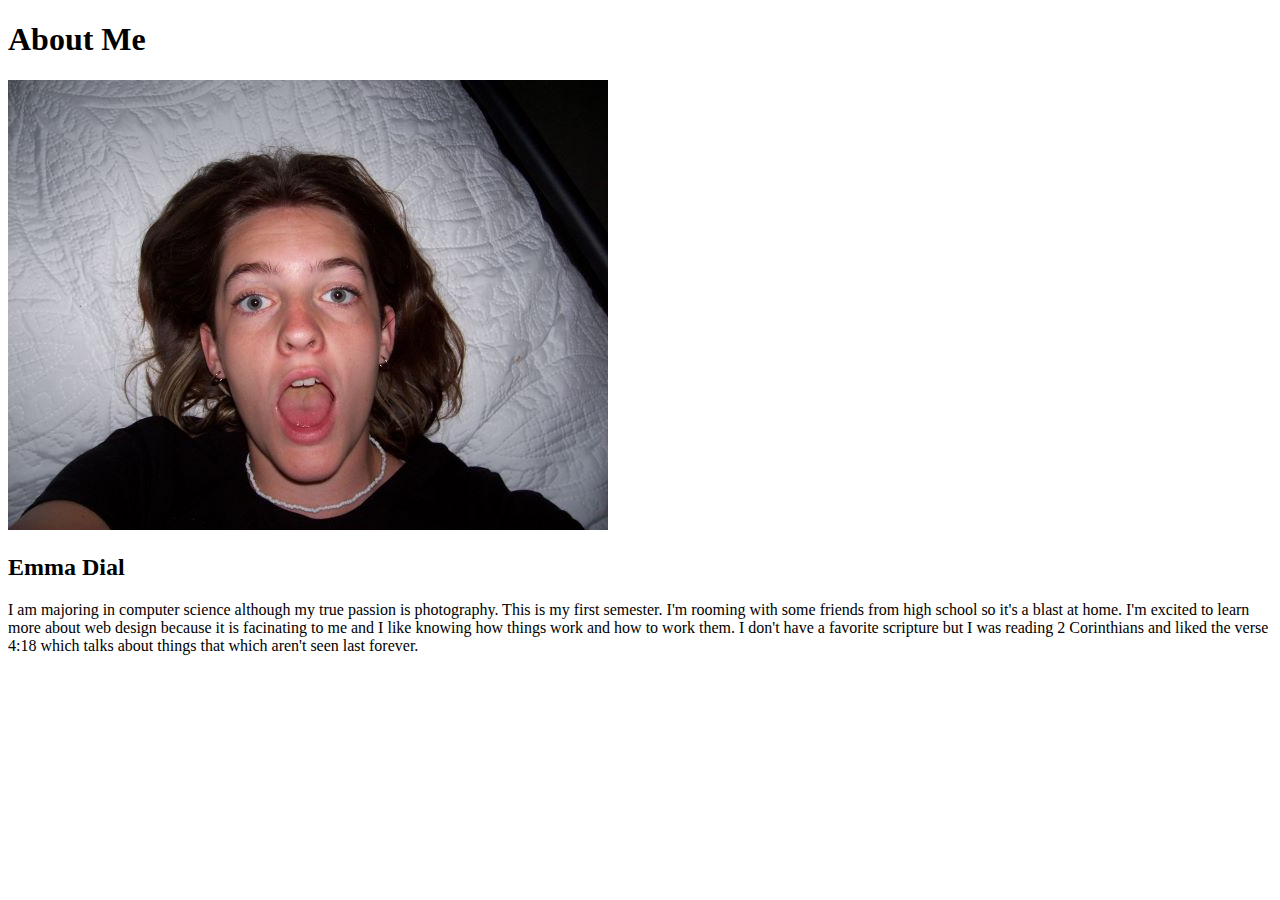
<file: about me/index.html>
<!DOCTYPE html>
<html lang="en">
    <head>
        <meta charset="UTF-8">
        <meta http-equiv="X-UA-Compatible" content="IE=edge">
        <meta name="viewport" content="width=device-width, initial-scale=1.0">
        <title>All About Me</title>
    </head>

    <body>
        <h1>About Me</h1>
        <img alt="image of me?" src="images\100_0560small.jpg">
        <h2>Emma Dial</h2>
        <p>I am majoring in computer science although my true passion is photography. This is my first semester. I'm rooming with some friends from high school so it's a blast at home. I'm excited to learn more about web design because it is facinating to me and I like knowing how things work and how to work them. I don't have a favorite scripture but I was reading 2 Corinthians and liked the verse 4:18 which talks about things that which aren't seen last forever. </p>
    </body>
    </html>
</file>
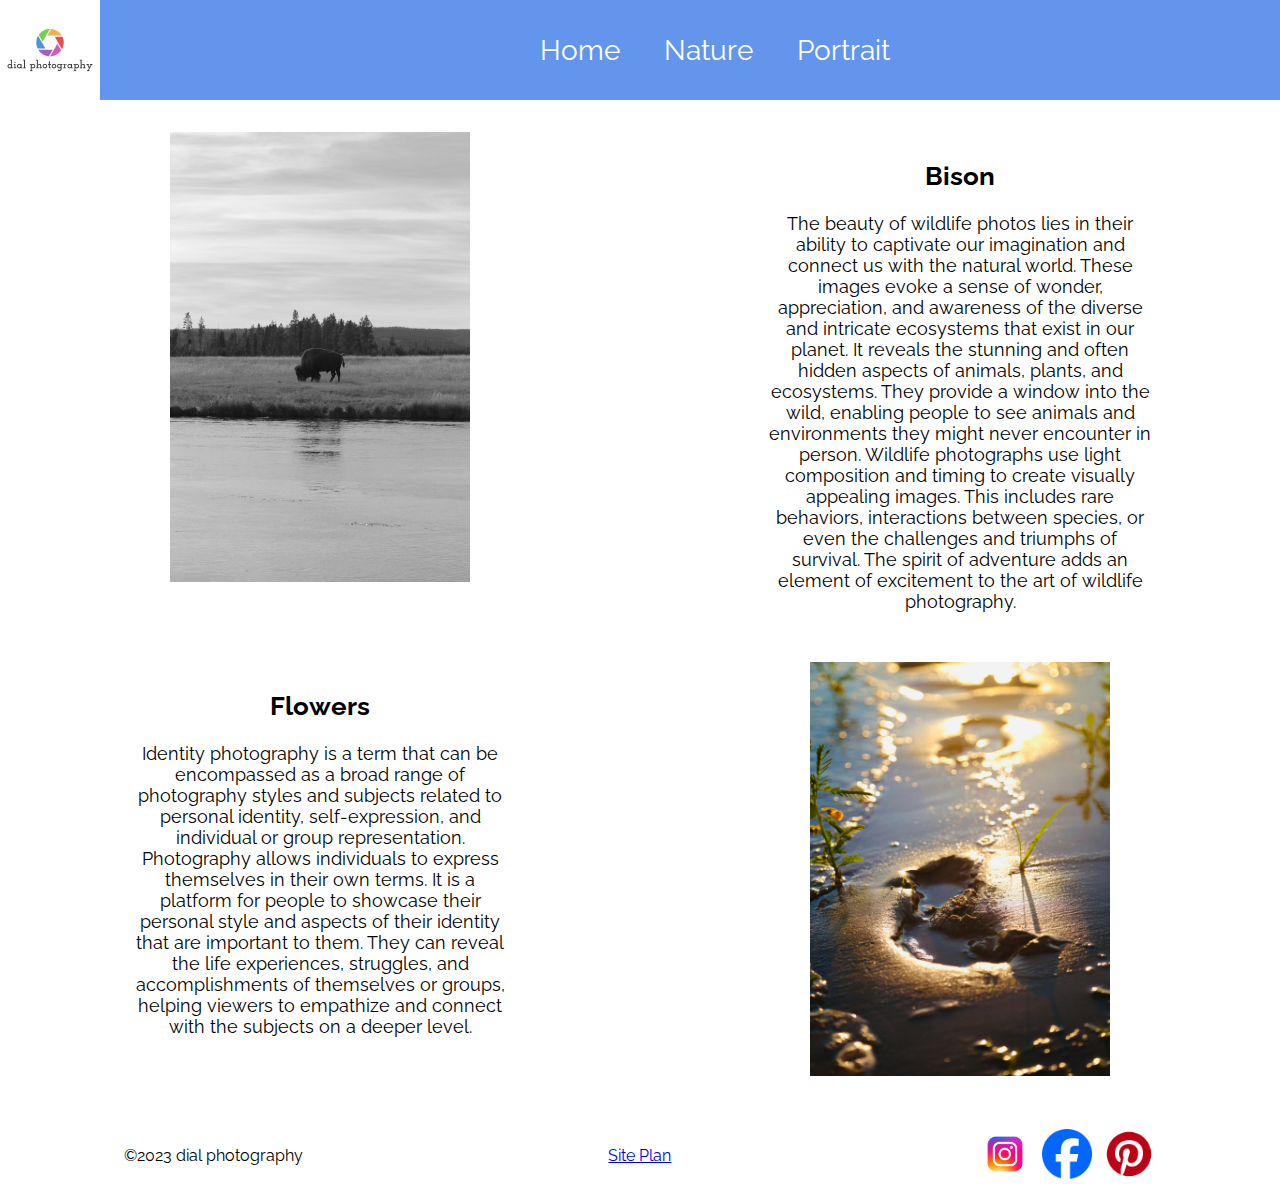
<file: final/index.html>
<!DOCTYPE html>
<html lang="en">
<head>
    <meta charset="UTF-8">
    <meta name="viewport" content="width=device-width, initial-scale=1.0">
    <title>Home</title>
    <link rel="stylesheet" href="styles/final.css">
    
</head>
<body>
    <header>
        <img class="logo" src="images/logo.png" alt="logo">
        <nav>
            <a href="index.html">Home</a>
            <a href="nature.html">Nature</a>
            <a href="page3.html">Portrait</a>
        </nav>
    </header>
    <main class="home-main">
        <div class="hero">
            <img class="img-300" src="images/bison.JPG" alt="bison">
        </div>
        <div class="container">
            <h2>Bison</h2>
            <p>
                The beauty of wildlife photos lies in their ability to captivate our imagination and connect us with the natural world. These images evoke a sense of wonder, appreciation, and awareness of the diverse and intricate ecosystems that exist in our planet. It reveals the stunning and often hidden aspects of animals, plants, and ecosystems. They provide a window into the wild, enabling people to see animals and environments they might never encounter in person. Wildlife photographs use light composition and timing to create visually appealing images. This includes rare behaviors, interactions between species, or even the challenges and triumphs of survival. The spirit of adventure adds an element of excitement to the art of wildlife photography.
            </p>
        </div>
        <div class="container">
            <h2>Flowers</h2>
            <p>
                Identity photography is a term that can be encompassed as a broad range of photography styles and subjects related to personal identity, self-expression, and individual or group representation. Photography allows individuals to express themselves in their own terms. It is a platform for people to showcase their personal style and aspects of their identity that are important to them. They can reveal the life experiences, struggles, and accomplishments of themselves or groups, helping viewers to empathize and connect with the subjects on a deeper level. 
            </p>
        </div>
        <div class="hero">
            <img class="img-300" src="images/footprint.jpg" alt="footprint">
        </div>
    </main>
    <footer>
        <p>&copy;2023 dial photography</p>
        <div>
        <a href="site-plan.html">Site Plan</a>
    </div>
    <div>
        <a href="https://www.instagram.com/"><img class="icon" src="images/instagram_logo.avif" alt="instagram logo"></a>
        <a href="https://www.facebook.com/"><img class="icon" src="images/Facebook_Logo_2023.png" alt="facebook logo"></a>
        <a href="https://www.pinterest.com/login/"><img class="icon" src="images/Pinterest-logo.png" alt="pinterest logo"></a>
    </div>
    </footer>
</body>
</html>
</file>
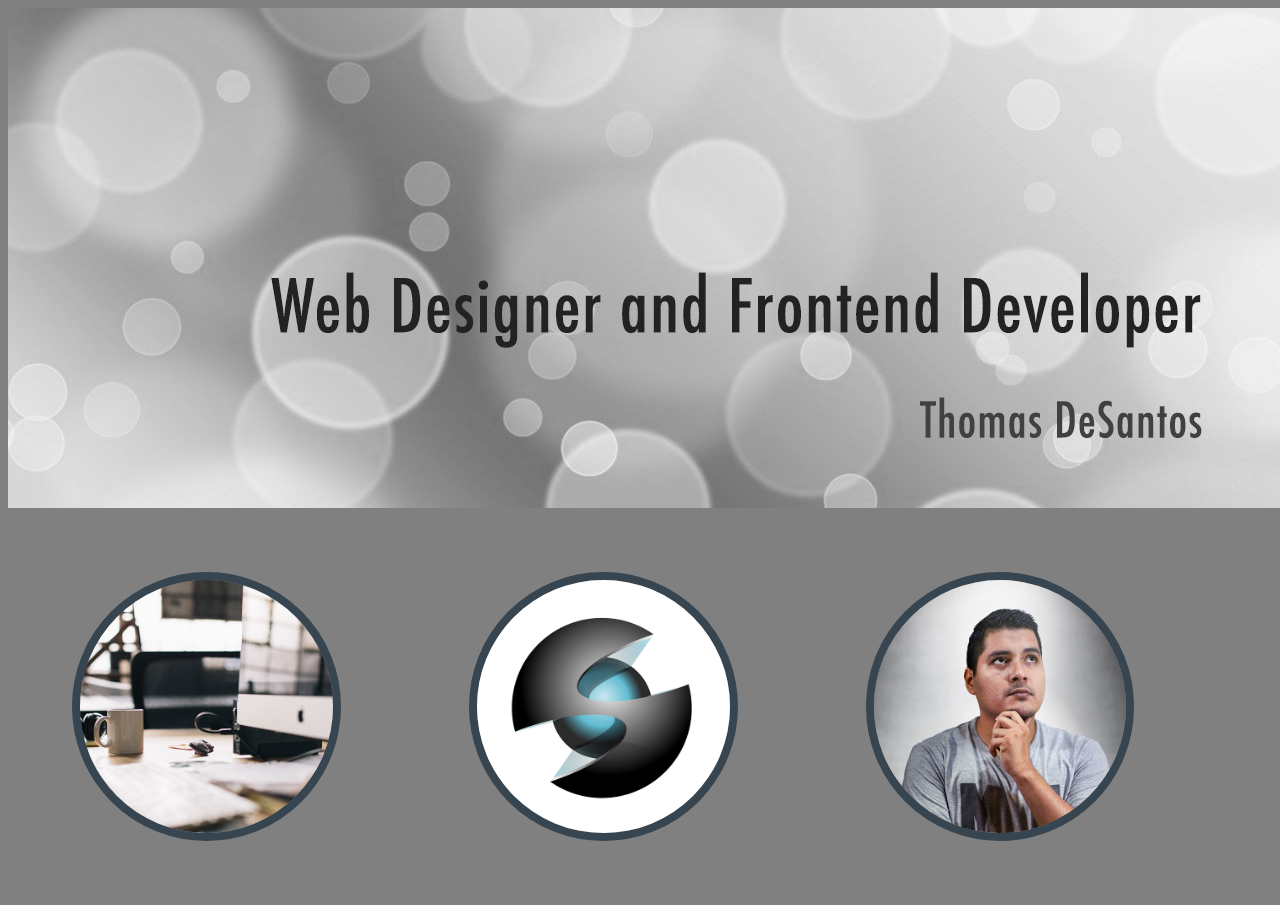
<file: practice/index.html>
<!DOCTYPE html>
<html lang="en">
<head>
    <meta charset="UTF-8">
    <meta name="viewport" content="width=device-width, initial-scale=1.0">
    <title>Web Designer and Frontend Developer</title>
    <link rel="stylesheet" href="styles/style.css">
</head>

<body>
    <div>
        <header>
        <nav>
            <body>
            <a href="index.html" id="logo_link">
                <img class="logo" src="images/w05_circles.jpg" alt="Hazy cirlces">
            </a>
            </body>
        </nav>
        </header>
        <div id="background">
            <main class="photos">
                <section>
                    <img class="desk" src="images/w05_ice_image_desk.jpg" alt="Desk">
                </section>
                <section>
                    <img class="graphic" src="images/w05_ice_image_graphic.png" alt="Graphic">
                </section>
                <section>
                    <img class="person" src="images/w05_ice_image_person.jpg" alt="Person">
                </section>
            </main>
        </div>
    </div>
</body>
</html>
</file>
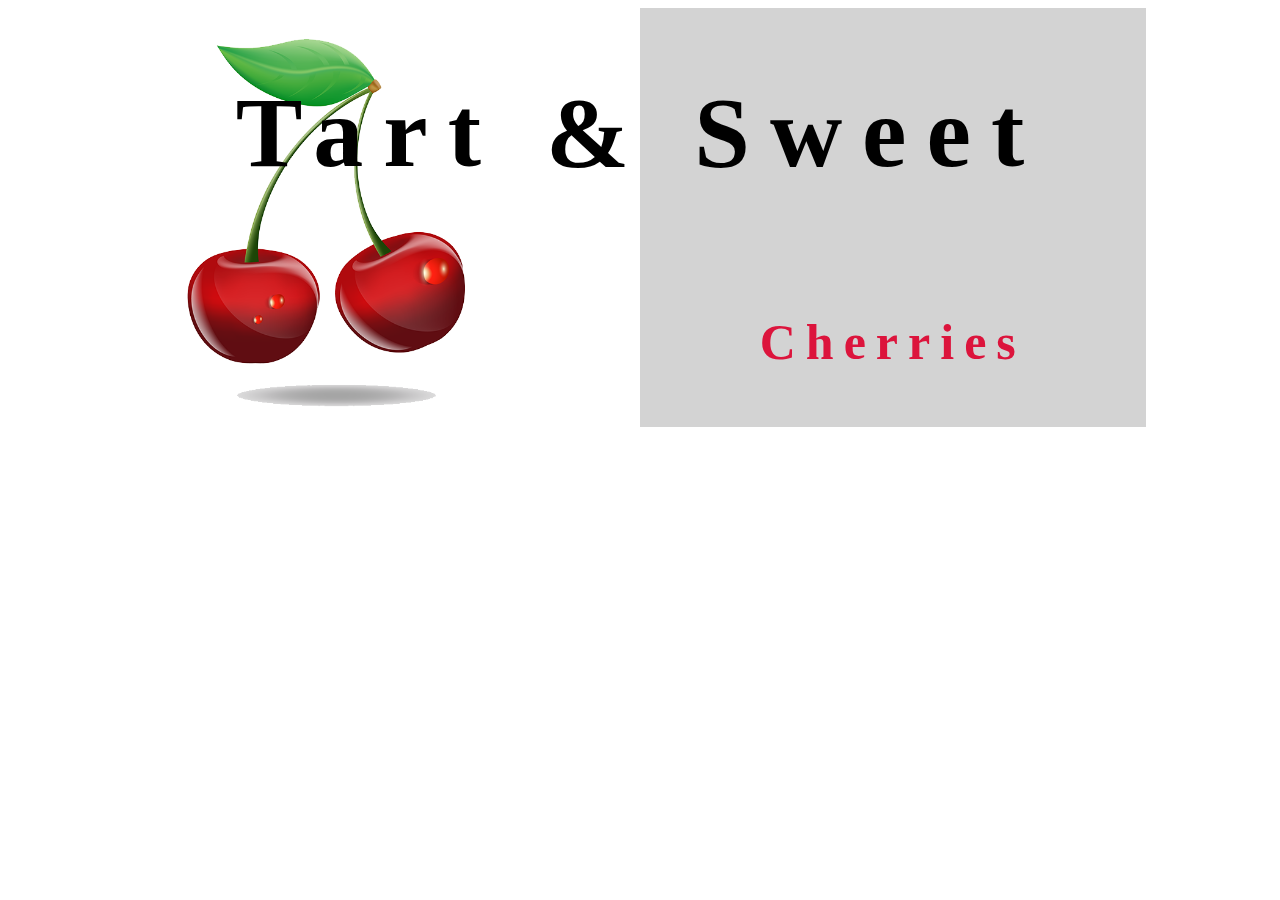
<file: wk6Challenge/index.html>
<!DOCTYPE html>
<html lang="en">
<head>
    <meta charset="UTF-8">
    <meta name="viewport" content="width=device-width, initial-scale=1.0">
    <title>Tart and Sweet</title>
    <link rel="stylesheet" href="styles/styles.css">
</head>
<body>
    <div id="container">
        <h1>Tart & Sweet</h1>
        <img src="images/w06_cherries.png" alt="cherries">
        <div id="greybox"></div>
        <h2>Cherries</h2>
    </div>
</body>
</html>
</file>
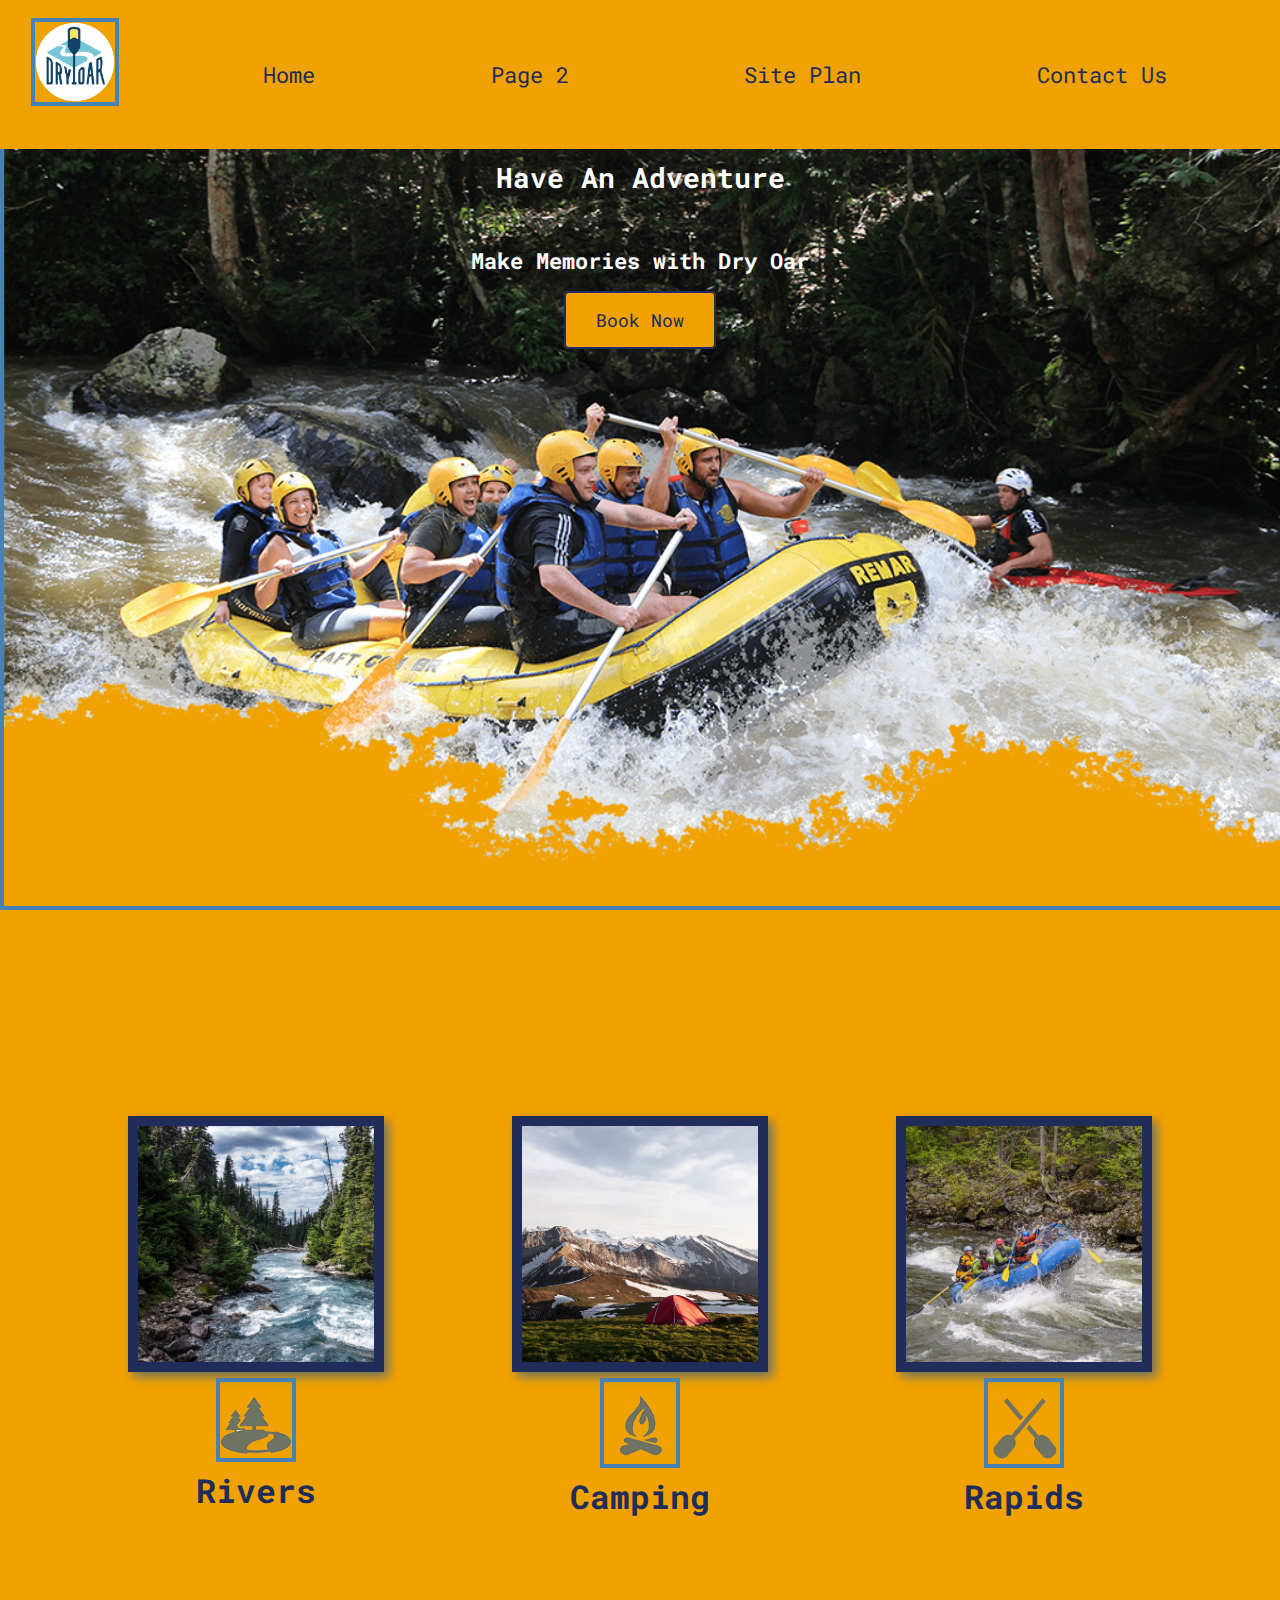
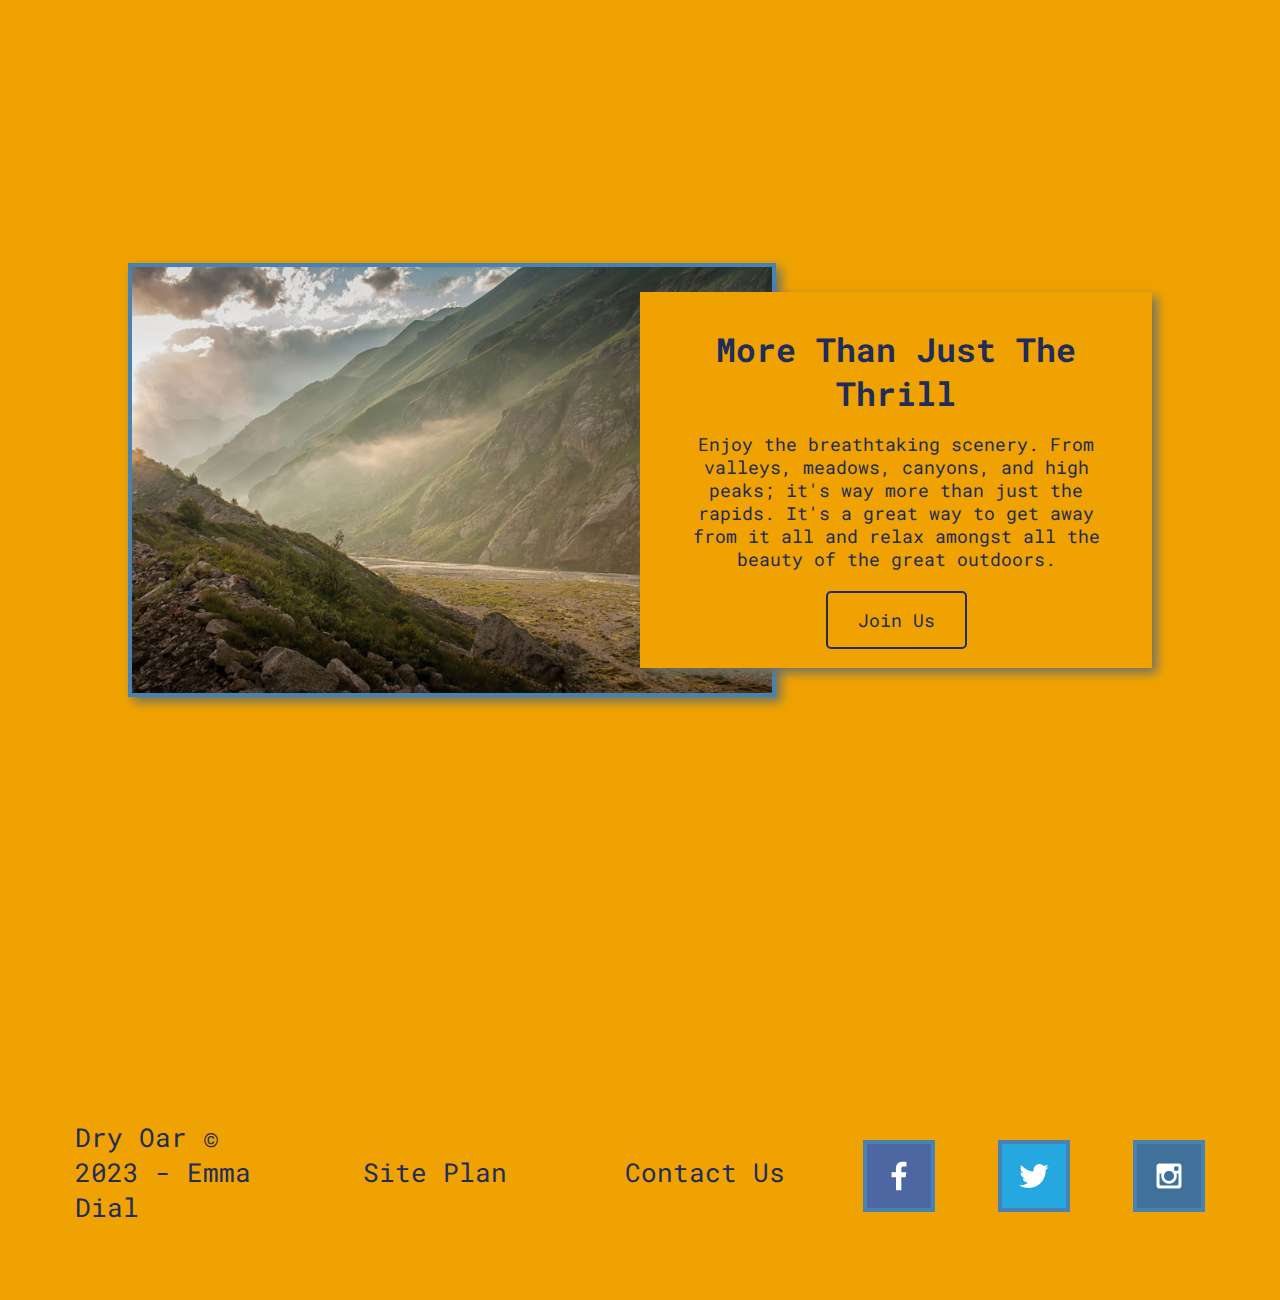
<file: wwr/index.html>
<!DOCTYPE html>
<html lang="en">

<head>
    <meta charset="UTF-8">
    <meta name="viewport" content="width=device-width, initial-scale=1.0">
    <title>Whitewater Rafting Vacations | Dry Oar Boating | Home</title>
    <link rel="stylesheet" href="styles/style.css">
</head>

<body>
    <div id="content">
        <header>
            <a id="logo_link" href="index.html" >
                <img class="logo" src="images/logo.png" alt="Dry Oar Logo">
            </a>
            <nav>
                <a href="index.html">Home</a>
                <a href="story.html">Page 2</a>
                <a href="site-plan-rafting.html">Site Plan</a>
                <a href="contactus.html">Contact Us</a>
            </nav>
        </header>
        <div id="hero">
            <div id="hero-box">
                <img id="hero-img" src="images/hero.png" alt="People enjoying rafting">
            </div>
            <section id="hero-msg">
                <h1 class="home-title">Have An Adventure</h1>
                <h4>Make Memories with Dry Oar</h4>
                <div class="button-box">
                    <a class="book" href="contactus.html">Book Now</a>
                </div>
            </section>
        </div>
        <main class="home-grid">
            <section class="rivers-card">
                <img class="card-img" src="images/rivers.jpg" alt="river in forest">
                <img class="icon" src="images/river_icon.png" alt="river icon">
                <h2>Rivers</h2>
            </section>
            <section class="camping-card">
                <img class="card-img" src="images/camping.jpg" alt="tent in mountains">
                <img class="icon" src="images/fire_icon.png" alt="fire icon">
                <h2>Camping</h2>
            </section>
            <section class="rapids-card">
                <img class="card-img" src="images/rapids.jpg" alt="rafting boat">
                <img class="icon" src="images/oars.png" alt="oars icon">
                <h2>Rapids</h2>
            </section>
            <div id="background"></div> 
            <img class="mountains" src="images/mountains.jpg" alt="misty mountains">
            <section class="msg">
                <h2>More Than Just The Thrill</h2>
                <p>Enjoy the breathtaking scenery. From valleys, meadows, canyons, and high peaks; it's way more than
                    just the rapids. It's a great way to get away from it all and relax amongst all the beauty of the
                    great outdoors.</p>
                <a class="join" href="rivers.html">Join Us</a>
            </section>
        </main>
        <footer>
            <p>Dry Oar &copy; 2023 - Emma Dial</p>
            <p><a href="site-plan-rafting.html">Site Plan</a></p>
            <p><a href="contactus.html">Contact Us</a></p>
            <div class="social">
                <a href="https://facebook.com" target="_blank">
                    <img src="images/facebook.png" alt="facebook icon">
                </a>
                <a href="https://twitter.com" target="_blank">
                    <img src="images/twitter.png" alt="twitter icon">
                </a>
                <a href="https://instagram.com" target="_blank">
                    <img src="images/instagram.png" alt="instgram icon">
                </a>
            </div>
        </footer>
    </div>
</body>

</html>
</file>
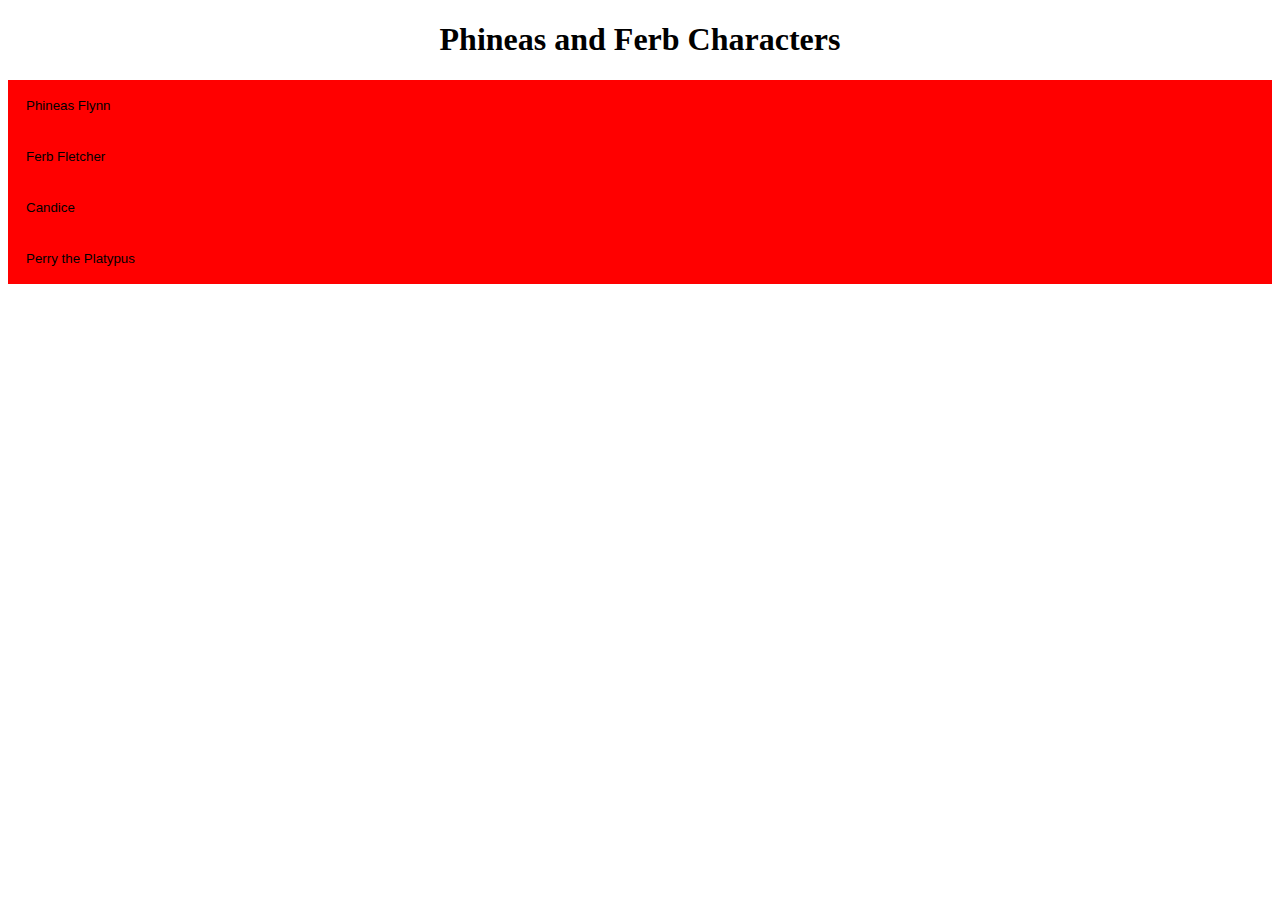
<file: component.html>
<!DOCTYPE html>
<html lang="en">
<head>
    <meta charset="UTF-8">
    <meta name="viewport" content="width=device-width, initial-scale=1.0">
    <title>Accordian Component Example</title>
    <link rel="stylesheet" href="component-styles.css">
</head>
<body>
    <h1>Phineas and Ferb Characters</h1>
    <button class="accordion">Phineas Flynn</button>
        <div class="panel">
            <p>Phineas Flynn (voiced by Vincent Martella) is the main character of the series. He has red hair. His age is not mentioned. Phineas, along with his stepbrother Ferb Fletcher, star in the A-Plot of every episode. The series concerns Phineas's attempts to avoid boredom by finding something new to do every day of the summer vacation. He does this with his less-talkative stepbrother Ferb,[1] and often with many other neighborhood children. He is known to be very selfless and energetic. Phineas has many catch phrases like "Oh, there you are, Perry" or "Hey, Ferb! I know what we're going to do today!" and "Hey, where's Perry?".</p>
        </div>

    <button class="accordion">Ferb Fletcher</button>
        <div class="panel">
            <p>Ferb Fletcher (voiced by Thomas Brodie-Sangster 2007–2015; David Errigo Jr. 2018–present) is a boy of few words. He is Phineas's green-haired, intelligent but laconic stepbrother from the United Kingdom. Created by Phineas and Ferb co-founders Dan Povenmire and Jeff "Swampy" Marsh, he first appeared in the show's pilot episode, "Rollercoaster."

                Ferb and his stepbrother Phineas Flynn spend their days during their summer vacation having fun. They are featured in every episode's A-Plot constructing large scale inventions or taking part in other outlandish activities. Ferb, an engineering genius, allows Phineas to do most of the talking for the pair and is described as "more of a man of action," by Phineas, which makes him more of a plot device than a developed character. Ferb is more likely to sing than speak, but most often has a one-liner in the episodes. Ferb is named after a friend of the show's creators who was an expert on tools and, at times, stayed rather silent.[7]</p>
        </div>

    <button class="accordion">Candice</button>
        <div class="panel">
            <p>Candace was designed to anatagonize her brothers. In most episodes, she appears to disapprove of their inventions and attempt to get them in trouble by showing their mom the inventions. Her catchphrases are: "Mom! Phineas and Ferb are..." and "You are so busted!", and while she never proves anything to her mother, Candace persists in the majority of episodes. Whenever she attempts to "bust" her brothers, Phineas and Ferb's work unintentionally disappears before their mother sees it, and the boys appear to be involved in simple activities. Usually, Candace is shown stuttering, with her mother is shown forcibly taking her away and disregarding Candace's actions as crazy and childish.</p>
        </div>
    <button class="accordion">Perry the Platypus</button>
        <div class="panel">
            <p>Perry the Platypus (vocal effects by Dee Bradley Baker), a.k.a. Agent P, is Phineas and Ferb's pet platypus and first appeared along with a large portion of the main cast in the pilot episode "Rollercoaster." Perry is featured as the star of the B-Plot for all but one episode of the series alongside his arch-nemesis Dr. Heinz Doofenshmirtz. He is a primarily silent character, with the only noises being the occasional rattling of his bill. Toward the beginning and end of most episodes, a character, often Phineas, can be found addressing Perry's absence with “Where’s Perry?” and “Oh, there you are, Perry,” respectively, which are also both titles of episodes.</p>
        </div>
<script>
var acc = document.getElementsByClassName("accordion");
var i;

for (i = 0; i < acc.length; i++) {
  acc[i].addEventListener("click", function() {
    /* Toggle between adding and removing the "active" class,
    to highlight the button that controls the panel */
    this.classList.toggle("active");

    /* Toggle between hiding and showing the active panel */
    var panel = this.nextElementSibling;
    if (panel.style.display === "block") {
      panel.style.display = "none";
    } else {
      panel.style.display = "block";
    }
  });
}
</script>
</body>
</html>
</file>
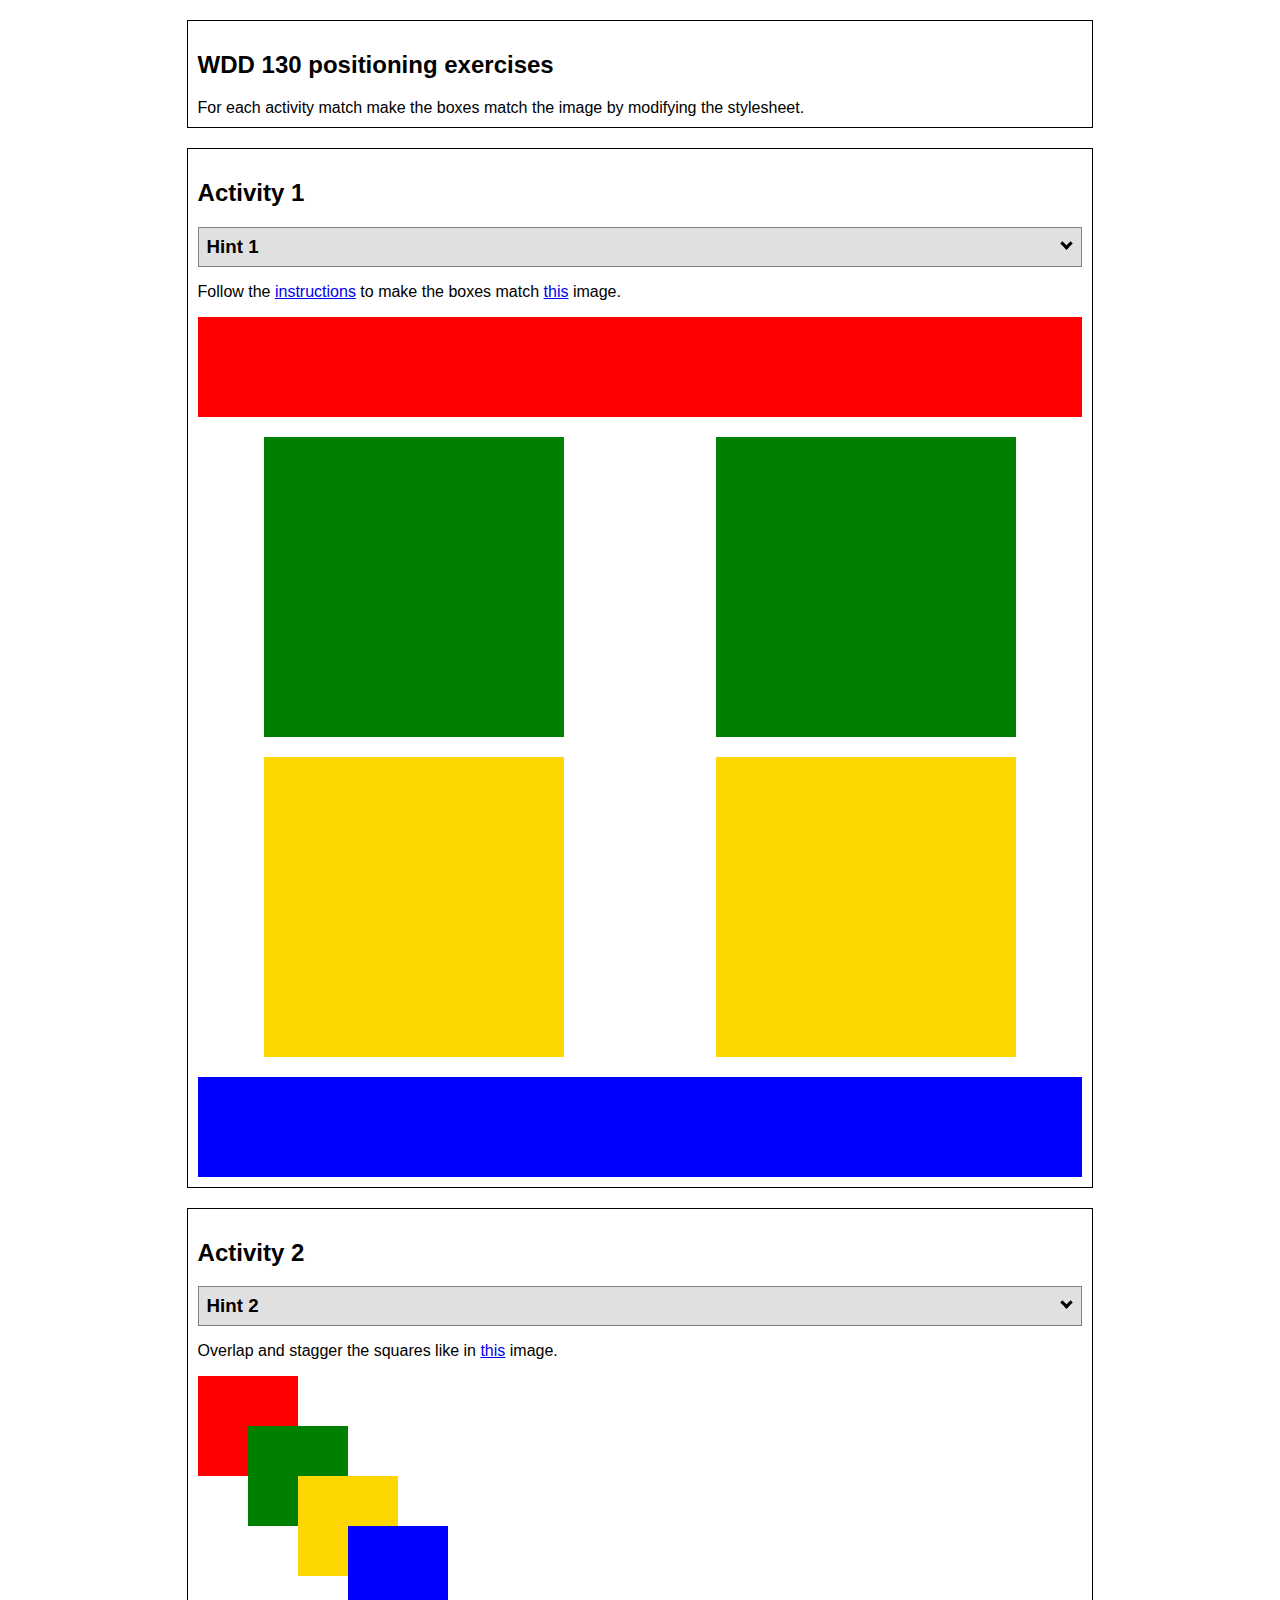
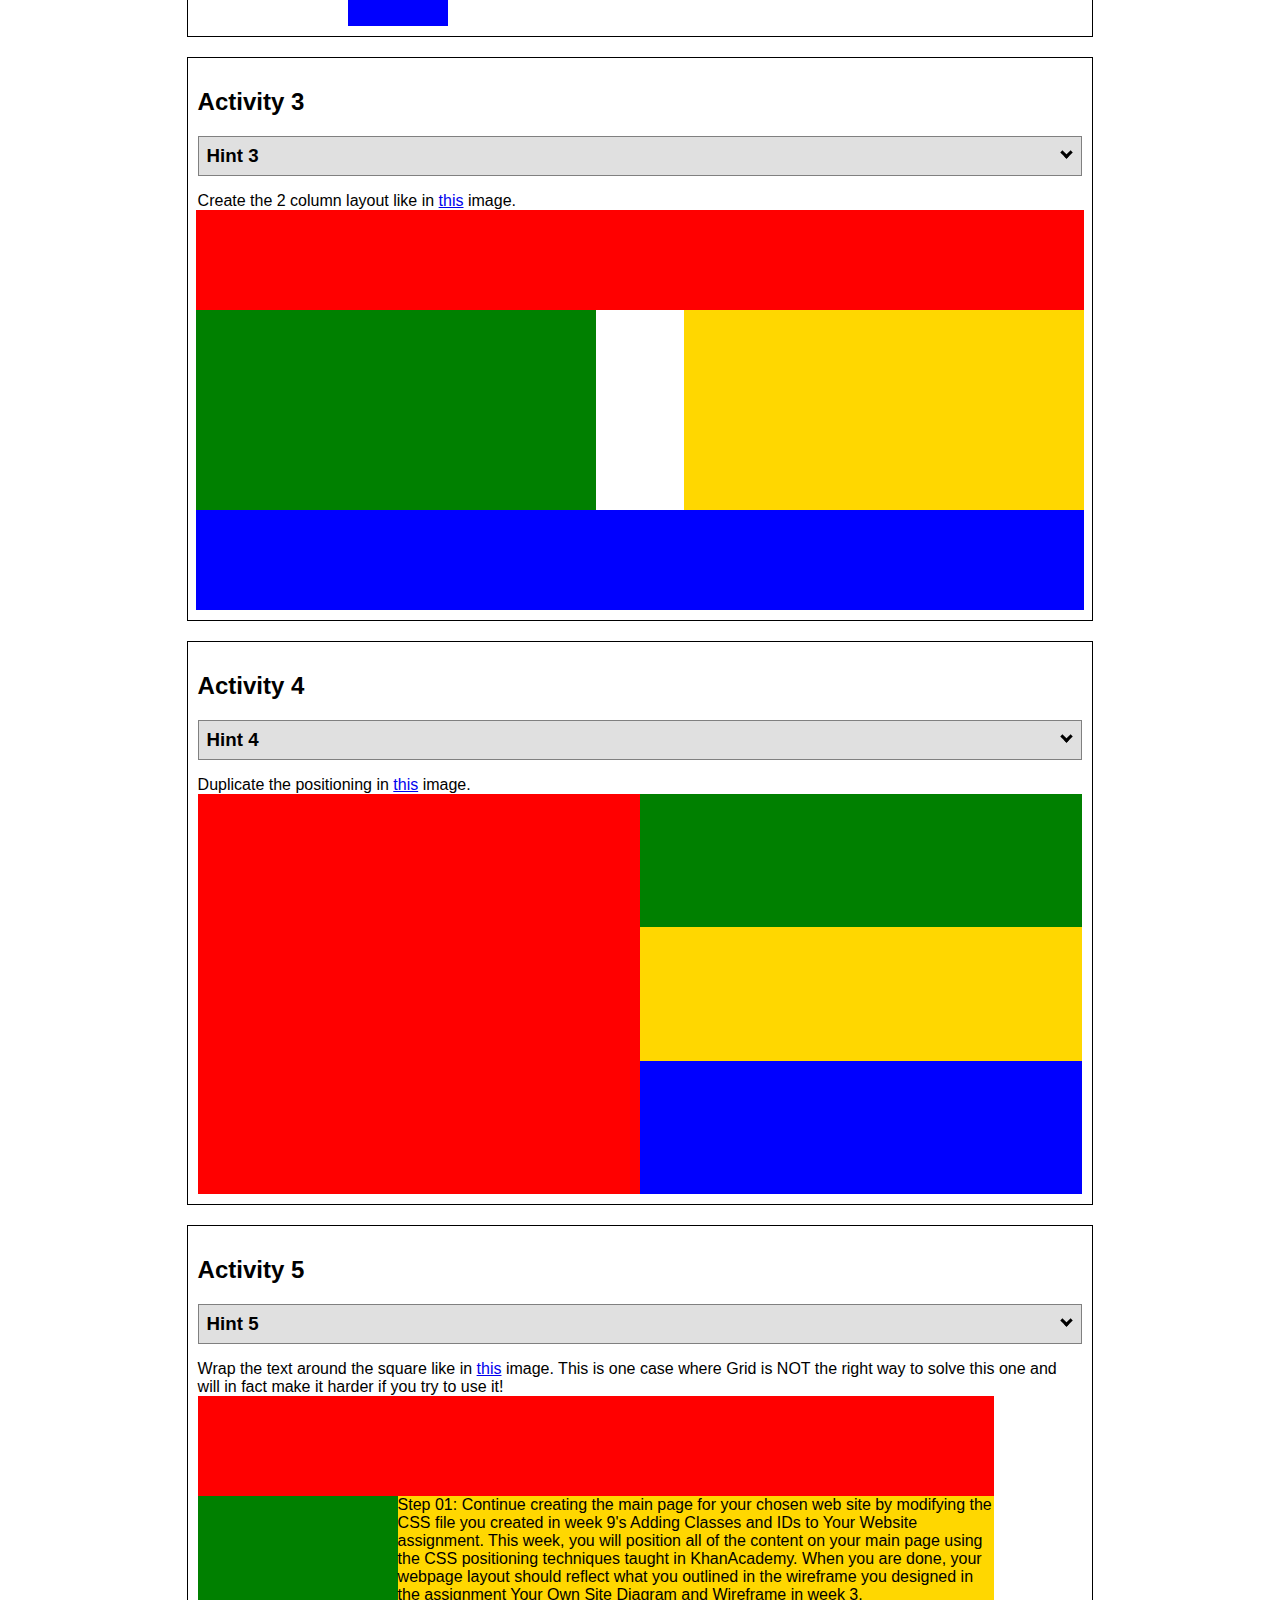
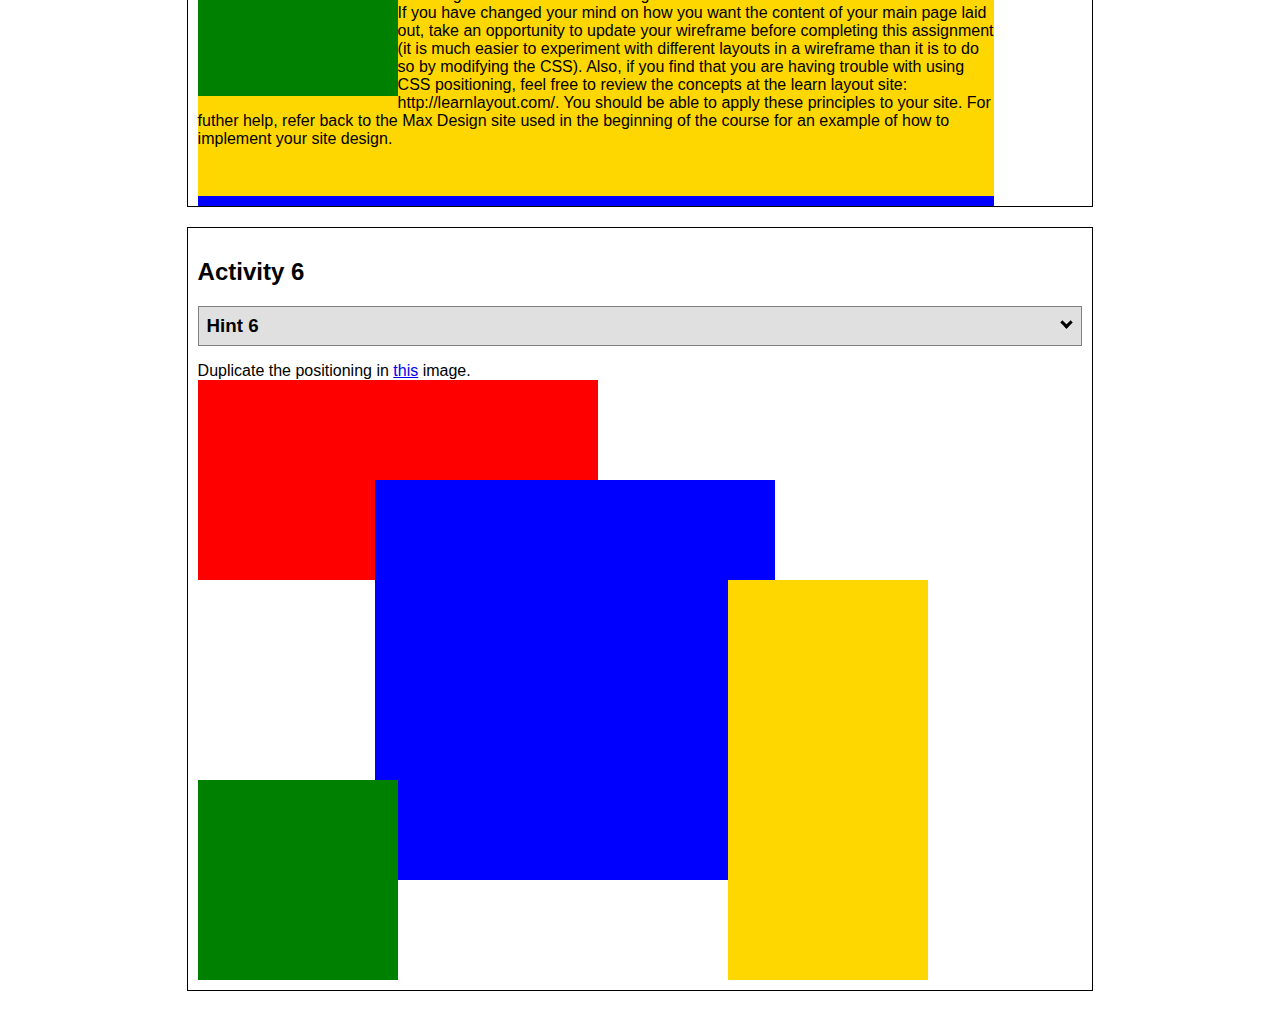
<file: positioning.html>
<!DOCTYPE html>
<html lang="en">
    <head>
    <!-- HTML - Name: positioning.html -->
    <title>Positioning Activity</title>
    <link rel="stylesheet" type="text/css" href="positionstyles.css" />
    </head>
    <body>
    <div class="activity">
        <h2>WDD 130 positioning exercises</h2>
        For each activity match make the boxes match the image by modifying the stylesheet.</div>
    <div class="activity">
        <h2>Activity 1</h2>
        <section class="hint"><input type="checkbox" ><i></i> <h3>Hint 1</h3><div><p>Check out the <a href="https://byui-wdd.github.io/wdd130/activities/css-positioning.html" target="_blank">activity instructions</a> in Ilearn!</p></div></section>
        <p>Follow the <a href="https://byui-wdd.github.io/wdd130/activities/css-positioning.html" target="_blank">instructions</a> to make the boxes match  <a href="https://byui-wdd.github.io/wdd130/images/example1.png" target="_blank">this</a> image.</p>
        <div class="content1" >
        <div class="red1" ></div>
        <div class="green1" ></div>
        <div class="green1" ></div>
        <div class="yellow1"></div>
        <div class="yellow1"></div>
        <div class="blue1"></div>
        </div>
    </div>
    <div class="activity">
        <h2>Activity 2</h2>
        <section class="hint"><input type="checkbox" > <h3>Hint 2</h3><i></i><div><p>Remember that the best way to shift elements around slightly on the page is with Margins.  You could also use Grid.  Either would work for this. If you choose margin remember that you can use a <em>negative</em> margin. (ie margin-top: -20px;)</p><h4>Properties used:</h4><ul><li>margin-top, margin-left</li><li>...or...</li><li>grid-template-columns: 50px 50px 50px 50px 50px</li></ul></div></section>
        <p>Overlap and stagger the squares like in <a href="https://byui-wdd.github.io/wdd130/images/example2.png" target="_blank">this</a> image.</p>
        <div class="content2" >
        <div class="red2" ></div>
        <div class="green2" ></div>
        <div class="yellow2"></div>
        <div class="blue2"></div>
        </div>
    </div>
    <div class="activity">
        <h2>Activity 3</h2>
        <section class="hint"><input type="checkbox" > <h3>Hint 3</h3><i></i><div><p>This one is going to be best solved with CSS Grid. Remember to make the boxes the right width first...then start moving them around. </p><h4>Properties used:</h4><ul><li>display:grid;</li><li>grid-template-columns:</li><li>grid-column-gap:</li>
        <li>grid-column:</li>  </ul></div></section>
        Create the 2 column layout like in <a href="https://byui-wdd.github.io/wdd130/images/example3.png" target="_blank">this</a>  image.
        <div class="content3" >
        <div class="red3" ></div>
        <div class="green3" ></div>
        <div class="yellow3"></div>
        <div class="blue3"></div>
        </div>
    </div>
    <div class="activity">
        <h2>Activity 4</h2>
        <section class="hint"><input type="checkbox" > <h3>Hint 4</h3><i></i><div><p>For the others we have been primarily concerned with width. For this one you will need to adjust height as well. </p><h4>Properties used:</h4><ul><li>display:grid;</li><li>grid-template-columns:</li><li>grid-row:</li></ul></div></section>
        Duplicate the positioning in <a href="https://byui-wdd.github.io/wdd130/images/example4.png" target="_blank">this</a> image. 
        <div class="content4" >
        <div class="red4" ></div>
        <div class="green4" ></div>
        <div class="yellow4"></div>
        <div class="blue4"></div>
        </div>
    </div>

    <div class="activity">
        <h2>Activity 5</h2>
        <section class="hint"><input type="checkbox" > <h3>Hint 5</h3><i></i><div><p>Grid is <strong>not</strong> the right way to do this.  In fact there is only one way to really do that...and that is with float. Remember that we float the thing we want the text to wrap around.  Also remember to start by making all the shapes the right size and shape.</p><h4>Properties used:</h4><ul><li>float: left;</li></ul></div></section>
        Wrap the text around the square like in <a href="https://byui-wdd.github.io/wdd130/images/example5.png" target="_blank">this</a> image. This is one case where Grid is NOT the right way to solve this one and will in fact make it harder if you try to use it!
        <div class="content5" >
        <div class="red5" ></div>
        <div class="green5" ></div>
        <div class="yellow5">Step 01: Continue creating the main page for your chosen web site by modifying the CSS file you created in week 9's Adding Classes and IDs to Your Website assignment. This week, you will position all of the content on your main page using the CSS positioning techniques taught in KhanAcademy. When you are done, your webpage layout should reflect what you outlined in the wireframe you designed in the assignment Your Own Site Diagram and Wireframe in week 3. <br />
            If you have changed your mind on how you want the content of your main page laid out, take an opportunity to update your wireframe before completing this assignment (it is much easier to experiment with different layouts in a wireframe than it is to do so by modifying the CSS). Also, if you find that you are having trouble with using CSS positioning, feel free to review the concepts at the learn layout site: http://learnlayout.com/. You should be able to apply these principles to your site. For futher help, refer back to the Max Design site used in the beginning of the course for an example of how to implement your site design.</div>
        <div class="blue5"></div>
        </div>
    </div>
    <div class="activity">
        <h2>Activity 6</h2>
        <section class="hint"><input type="checkbox" > <h3>Hint 6</h3><i></i><div><p>This one is all about visualizing the grid behind the layout. If you are having a hard time doing that first: all the sizes are even multiples of 100, and second here is another example with the lines drawn: <a href="https://byui-wdd.github.io/wdd130/images/example6-hint.png" target="_blank">example 6 with lines</a>. For this one you will find it easiest if you use px for the column width. You can also use <kbd>z-index</kbd> to control the element layering.    </p><h4>Properties used:</h4><ul><li>display:grid;</li><li>grid-template-columns:</li><li>grid-column:</li><li>grid-row:</li><li><a href="https://www.w3schools.com/cssref/pr_pos_z-index.asp" target="_blank">z-index:</a></li></ul></div></section>
        Duplicate the positioning in <a href="https://byui-wdd.github.io/wdd130/images/example6.png" target="_blank">this</a> image.
        <div class="content6" >
        <div class="red6" ></div>
        <div class="green6" ></div>
        <div class="yellow6"></div>
        <div class="blue6"></div>
        </div>
    </div>
    </body>
</html>
</file>
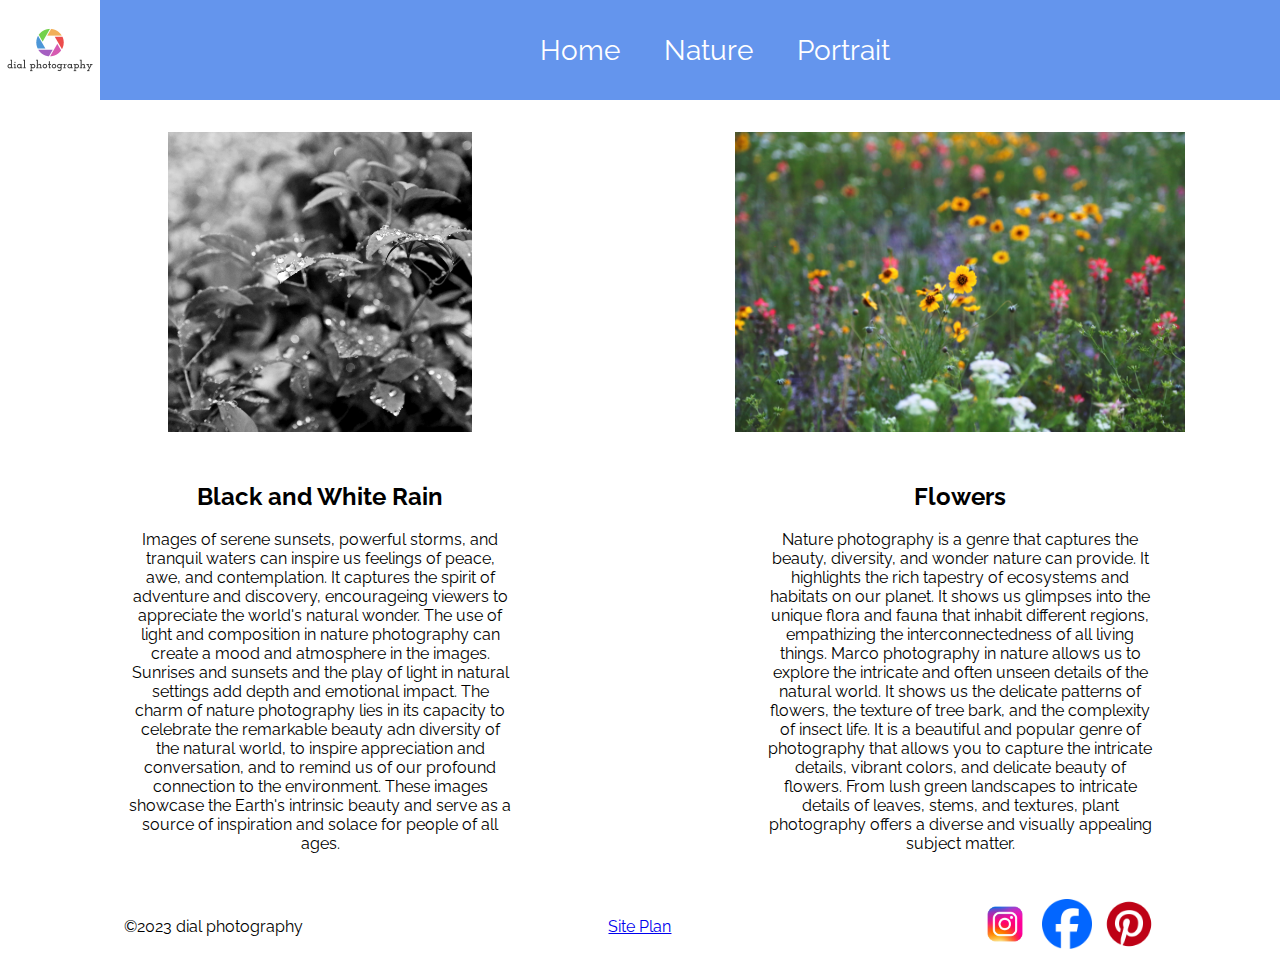
<file: final/nature.html>
<!DOCTYPE html>
<html lang="en">
<head>
    <meta charset="UTF-8">
    <meta name="viewport" content="width=device-width, initial-scale=1.0">
    <title>Nature</title>
    <link rel="stylesheet" href="styles/final.css">
</head>
<body>
    <header>
        <img class="logo" src="images/logo.png" alt="logo">
        <nav>
            <a href="index.html">Home</a>
            <a href="nature.html">Nature</a>
            <a href="page3.html">Portrait</a>
        </nav>
    </header>
    <main class="home-main">
        <div class="jar">
            <img class="img-100" src="images/raindrops.jpg" alt="raindrops">
        </div>
        <div class="jar">
            <img class="img-100" src="images/flowers.jpg" alt="flowers">
        </div>
        <div class="cart">
            <h2>Black and White Rain</h2>
            <p>
               Images of serene sunsets, powerful storms, and tranquil waters can inspire us feelings of peace, awe, and contemplation. It captures the spirit of adventure and discovery, encourageing viewers to appreciate the world's natural wonder. The use of light and composition in nature photography can create a mood and atmosphere in the images. Sunrises and sunsets and the play of light in natural settings add depth and emotional impact. The charm of nature photography lies in its capacity to celebrate the remarkable beauty adn diversity of the natural world, to inspire appreciation and conversation, and to remind us of our profound connection to the environment. These images showcase the Earth's intrinsic beauty and serve as a source of inspiration and solace for people of all ages. 
            </p>
        </div>
        <div class="cart">
            <h2>Flowers</h2>
            <p>
                Nature photography is a genre that captures the beauty, diversity, and wonder nature can provide. It highlights the rich tapestry of ecosystems and habitats on our planet. It shows us glimpses into the unique flora and fauna that inhabit different regions, empathizing the interconnectedness of all living things. Marco photography in nature allows us to explore the intricate and often unseen details of the natural world. It shows us the delicate patterns of flowers, the texture of tree bark, and the complexity of insect life. It is a beautiful and popular genre of photography that allows you to capture the intricate details, vibrant colors, and delicate beauty of flowers. From lush green landscapes to intricate details of leaves, stems, and textures, plant photography offers a diverse and visually appealing subject matter.
            </p>
        </div>
    </main>
    <footer>
        <p>&copy;2023 dial photography</p>
        <div>
        <a href="site-plan.html">Site Plan</a>
    </div>
    <div>
        <a href="https://www.instagram.com/"><img class="icon" src="images/instagram_logo.avif" alt="instagram logo"></a>
        <a href="https://www.facebook.com/"><img class="icon" src="images/Facebook_Logo_2023.png" alt="facebook logo"></a>
        <a href="https://www.pinterest.com/login/"><img class="icon" src="images/Pinterest-logo.png" alt="pinterest logo"></a>
    </div>
    </footer>
</body>
</html>
</file>
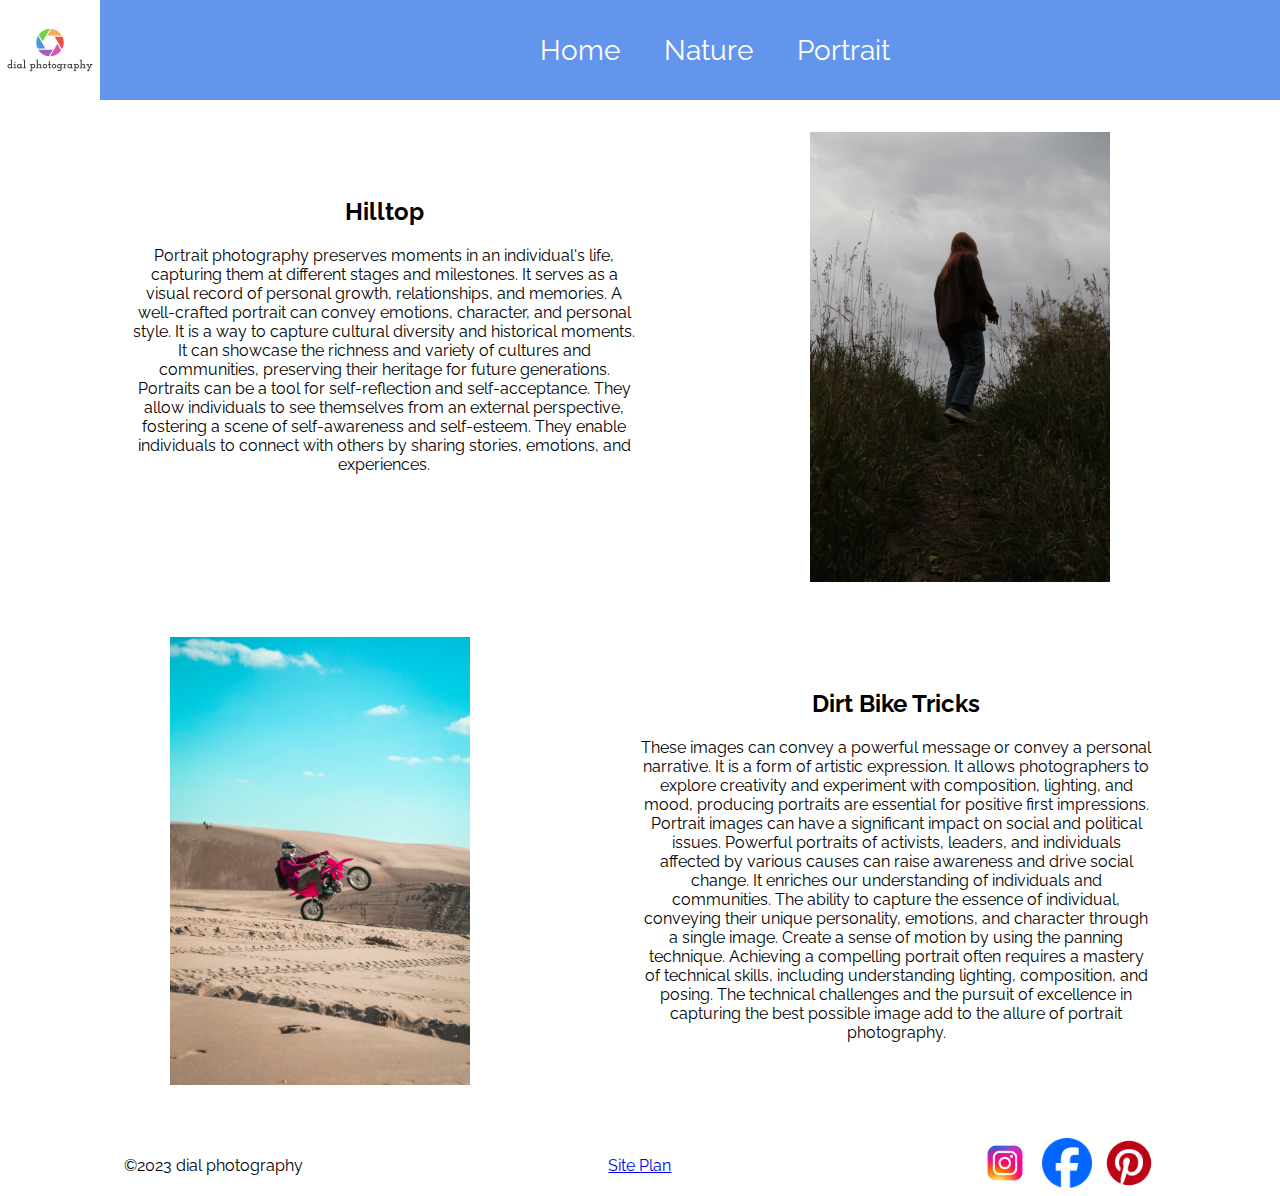
<file: final/page3.html>
<!DOCTYPE html>
<html lang="en">
<head>
    <meta charset="UTF-8">
    <meta name="viewport" content="width=device-width, initial-scale=1.0">
    <title>Portrait</title>
    <link rel="stylesheet" href="styles/final.css">
</head>
<body>
    <header>
        <img class="logo" src="images/logo.png" alt="logo">
        <nav>
            <a href="index.html">Home</a>
            <a href="nature.html">Nature</a>
            <a href="page3.html">Portrait</a>
        </nav>
    </header>
    <main class="home-main">
        <div id="case">
            <h2>Hilltop</h2>
            <p>
                Portrait photography preserves moments in an individual's life, capturing them at different stages and milestones. It serves as a visual record of personal growth, relationships, and memories. A well-crafted portrait can convey emotions, character, and personal style. It is a way to capture cultural diversity and historical moments. It can showcase the richness and variety of cultures and communities, preserving their heritage for future generations. Portraits can be a tool for self-reflection and self-acceptance. They allow individuals to see themselves from an external perspective, fostering a scene of self-awareness and self-esteem. They enable individuals to connect with others by sharing stories, emotions, and experiences.  
            </p>
        </div>
        <div class="box">
            <img class="img-300" src="images/jenna-on-hill.jpg" alt="jenna">
        </div>
        <div class="box">
            <img class="big-img" src="images/motorcycle-guy.jpg" alt="motorcycle guy">
        </div>
        <div id="holder">
            <h2>Dirt Bike Tricks</h2>
            <p>
                These images can convey a powerful message or convey a personal narrative. It is a form of artistic expression. It allows photographers to explore creativity and experiment with composition, lighting, and mood, producing portraits are essential for positive first impressions. Portrait images can have a significant impact on social and political issues. Powerful portraits of activists, leaders, and individuals affected by various causes can raise awareness and drive social change. It enriches our understanding of individuals and communities. The ability to capture the essence of individual, conveying their unique personality, emotions, and character through a single image. Create a sense of motion by using the panning technique. Achieving a compelling portrait often requires a mastery of technical skills, including understanding lighting, composition, and posing. The technical challenges and the pursuit of excellence in capturing the best possible image add to the allure of portrait photography.
            </p>
        </div>
    </main>
    <footer>
        <p>&copy;2023 dial photography</p>
        <div>
        <a href="site-plan.html">Site Plan</a>
    </div>
    <div>
        <a href="https://www.instagram.com/"><img class="icon" src="images/instagram_logo.avif" alt="instagram logo"></a>
        <a href="https://www.facebook.com/"><img class="icon" src="images/Facebook_Logo_2023.png" alt="facebook logo"></a>
        <a href="https://www.pinterest.com/login/"><img class="icon" src="images/Pinterest-logo.png" alt="pinterest logo"></a>
    </div>
    </footer>
</body>
</html>
</file>
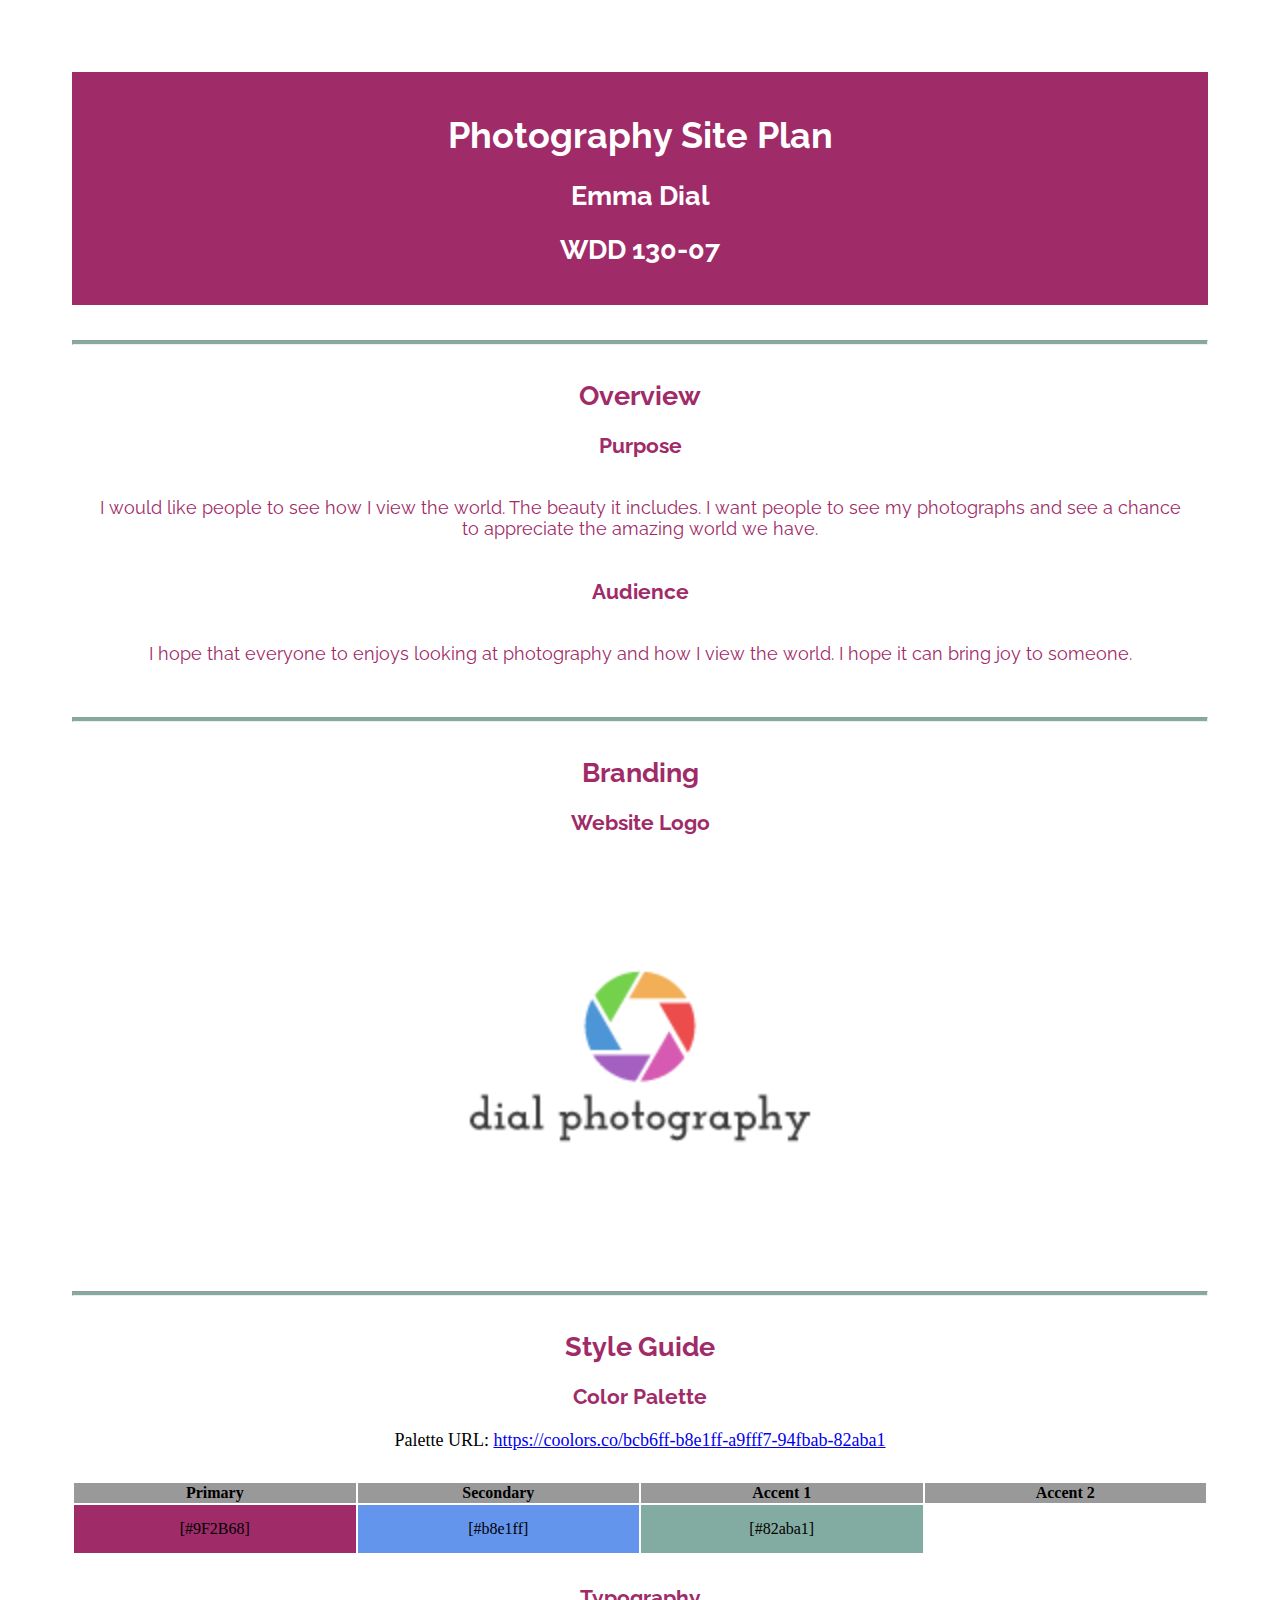
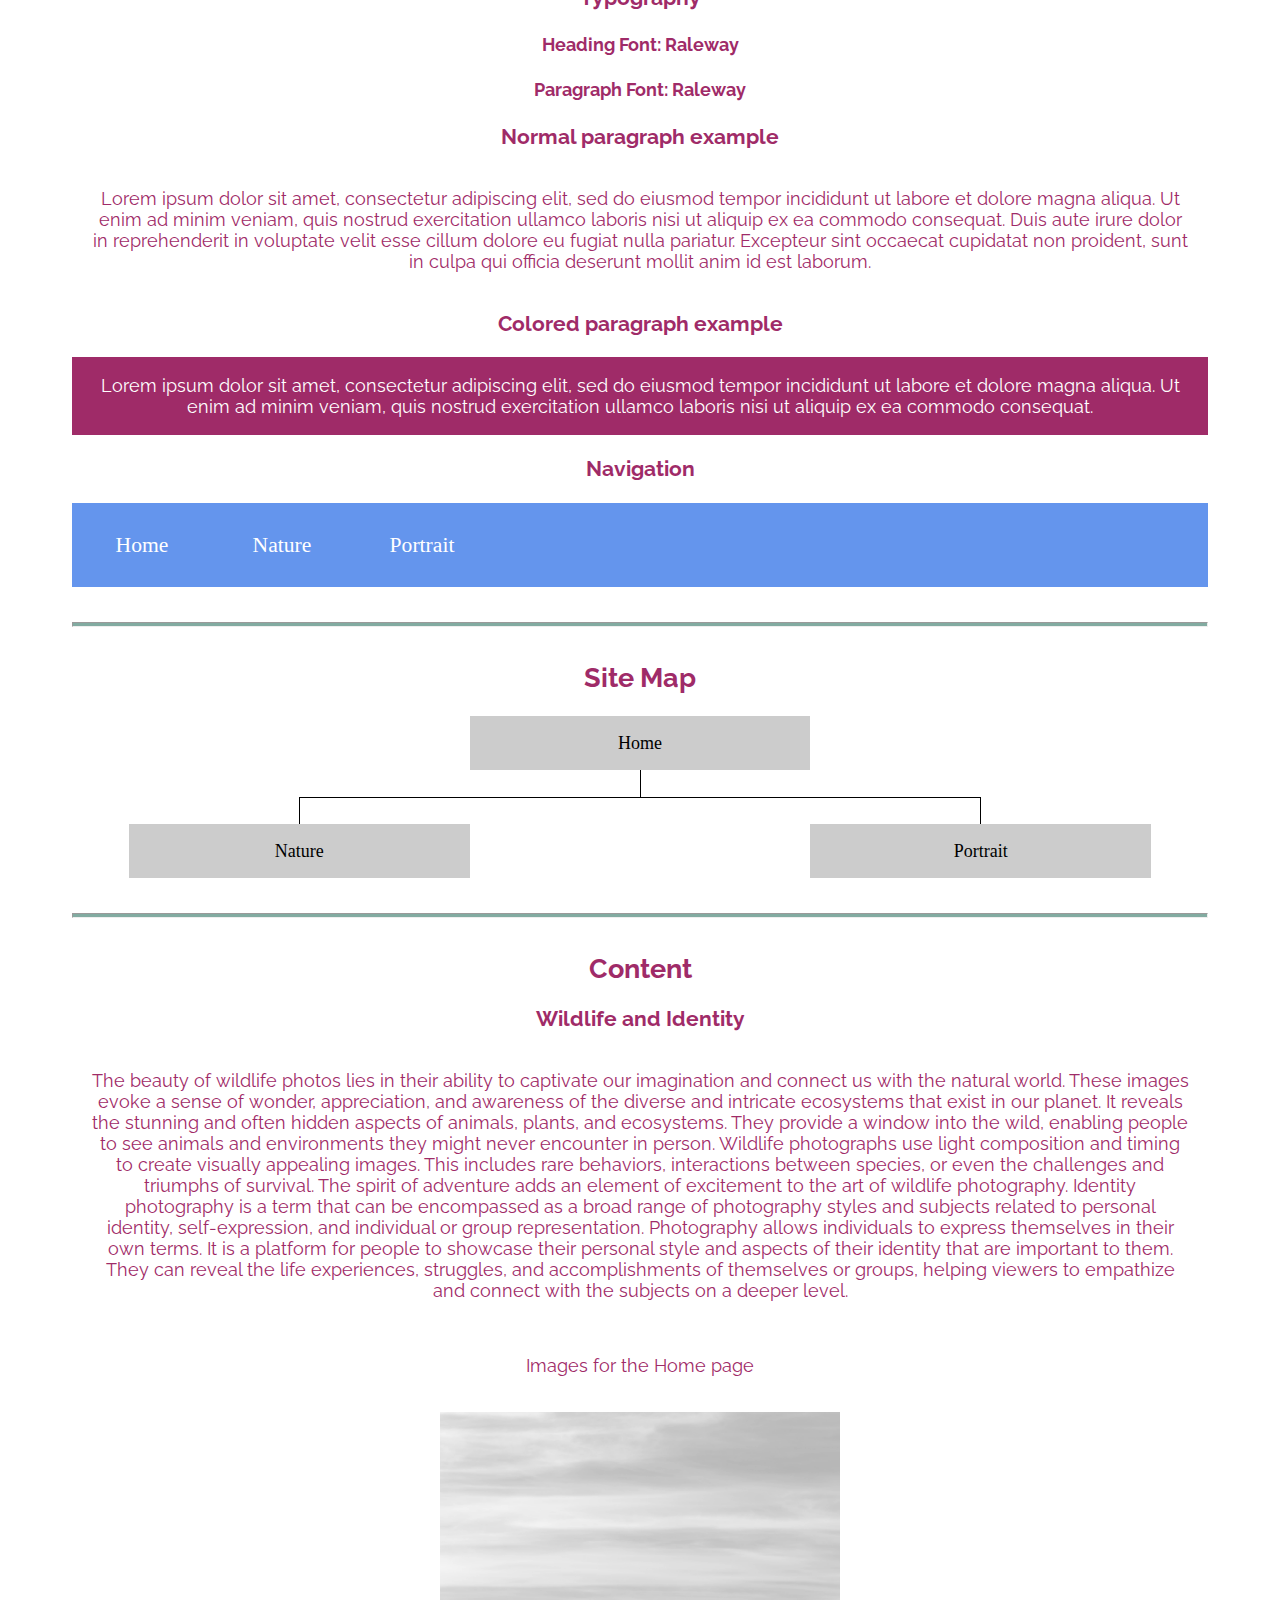
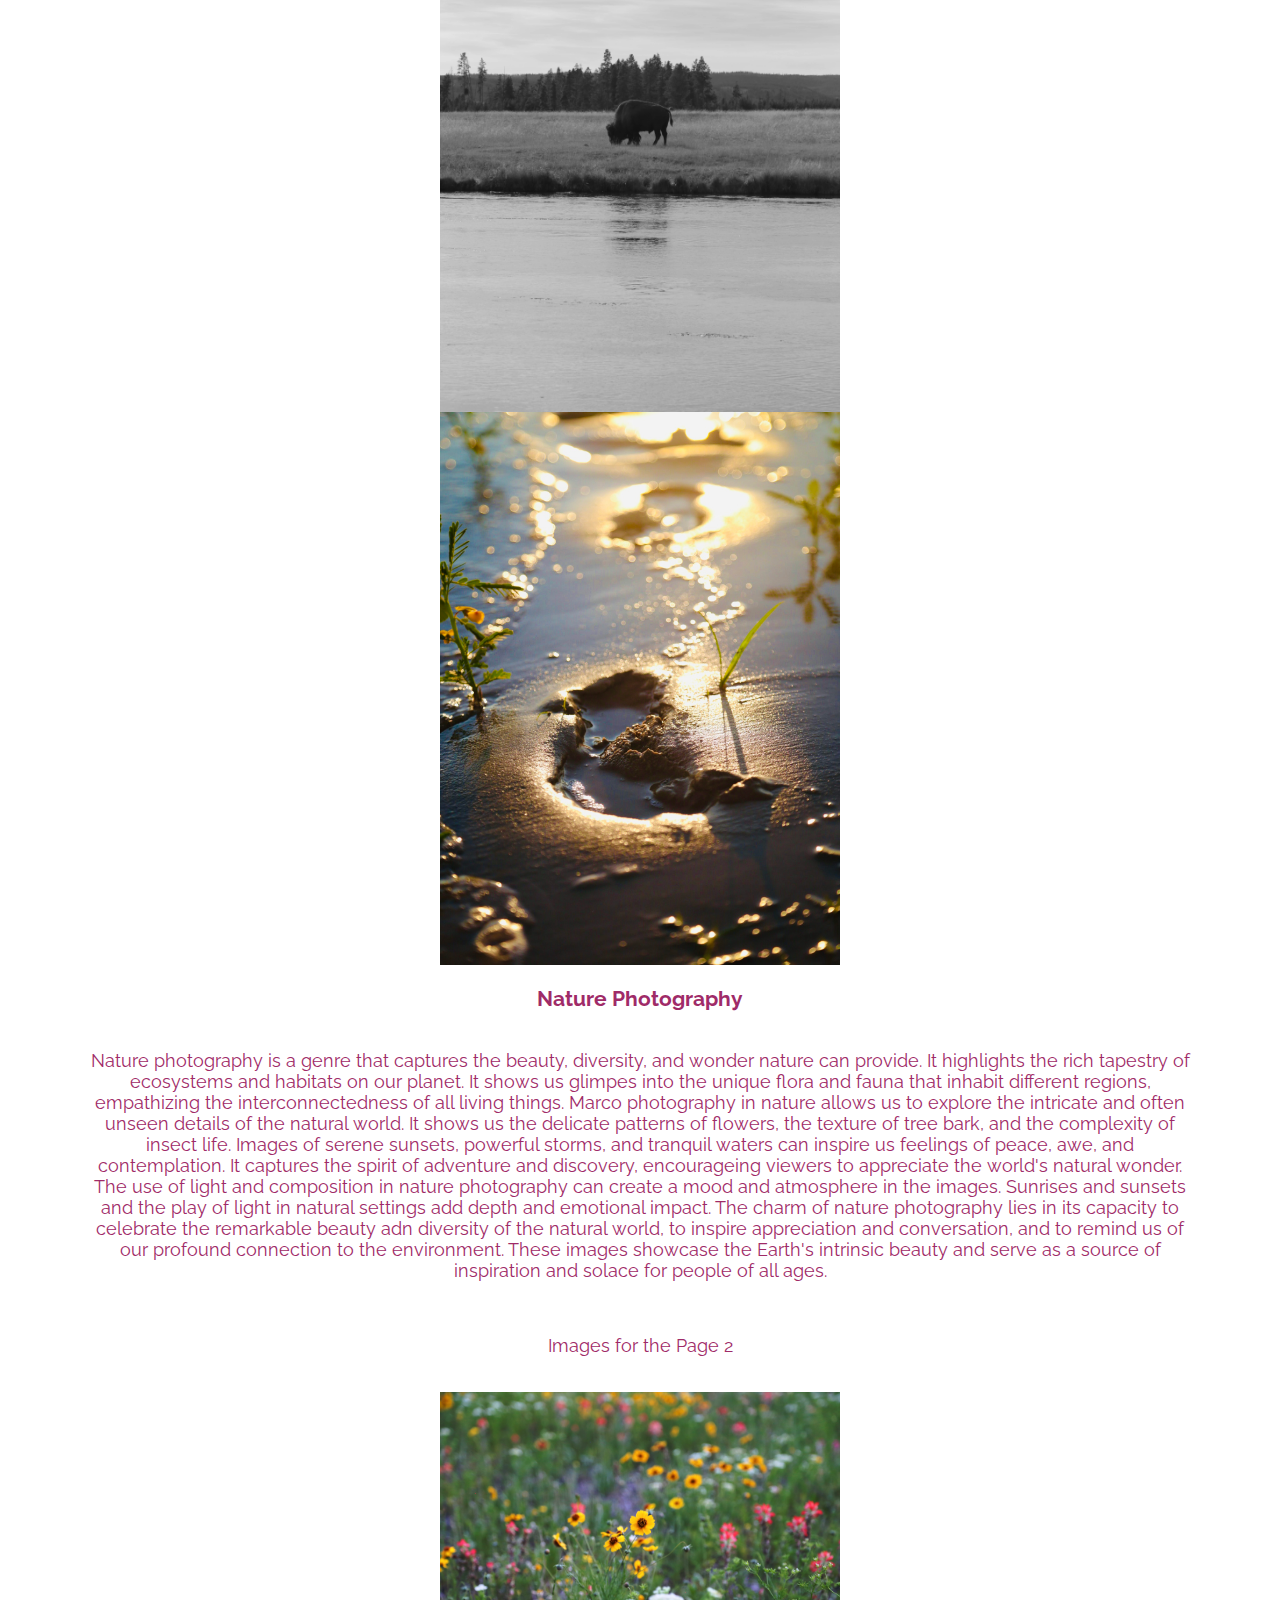
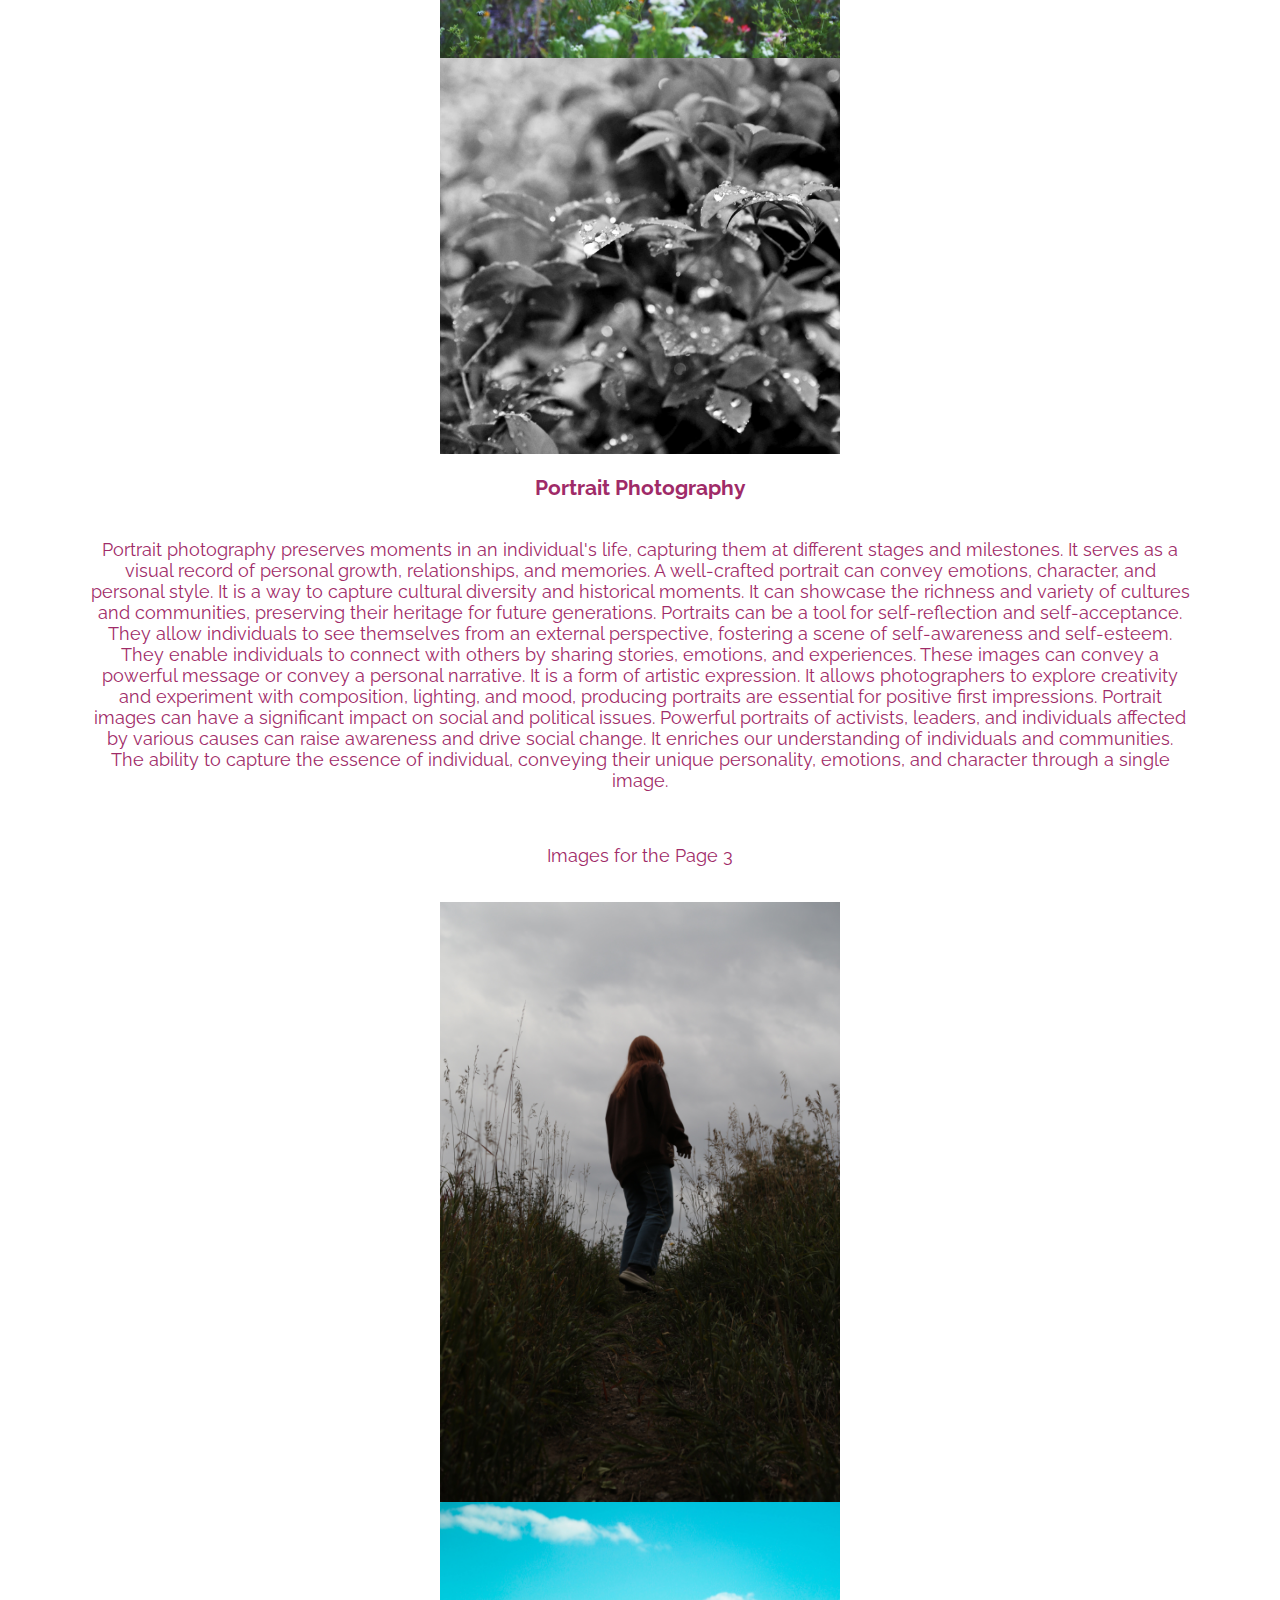
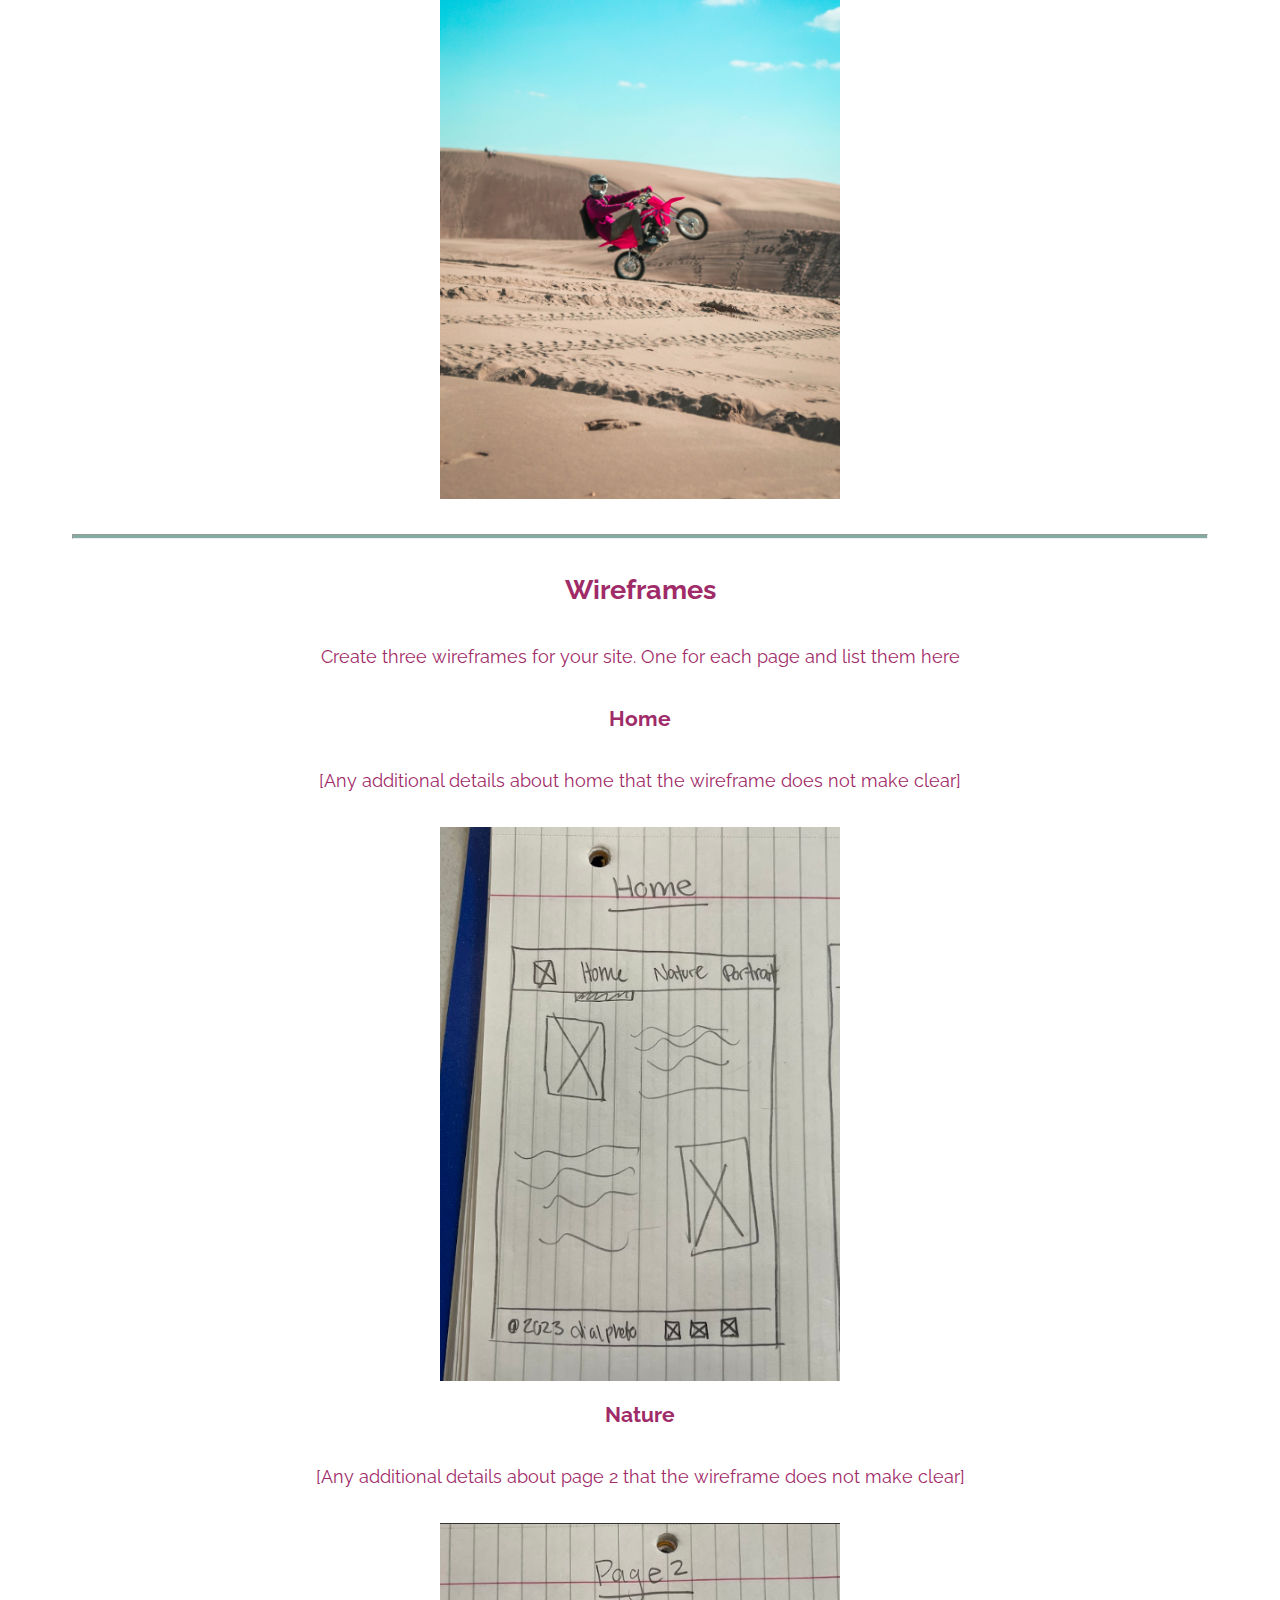
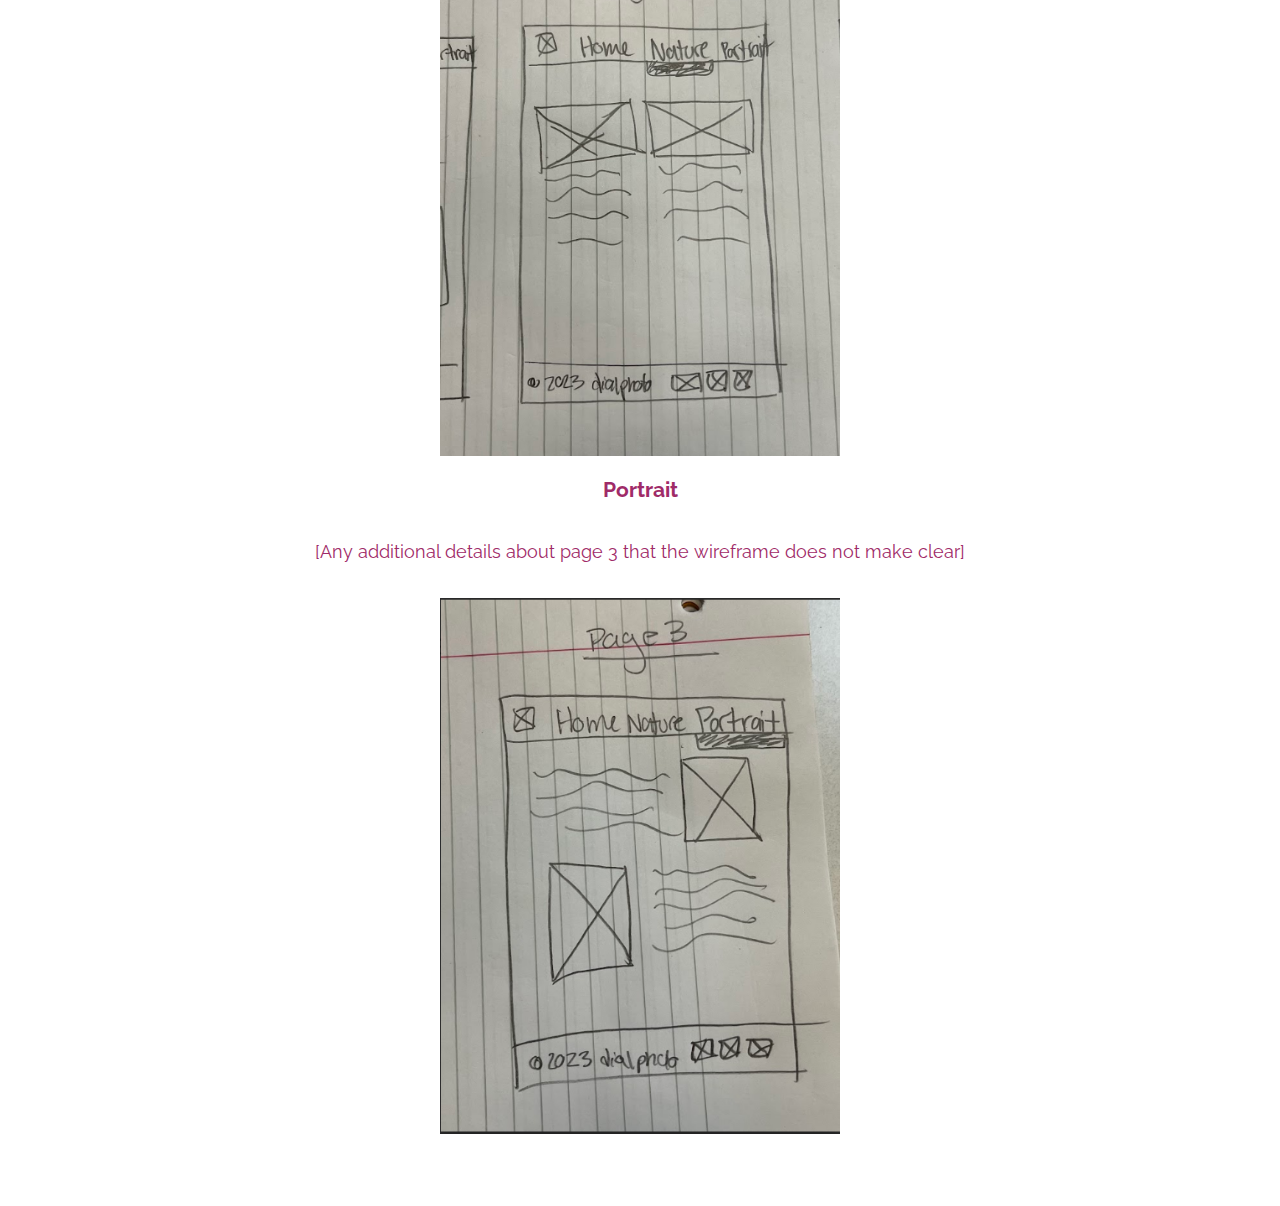
<file: final/site-plan.html>
<html lang="en-us">
    
  <head>
    <meta charset="utf-8">
    <title>Site Plan</title>
    <link type="text/css" rel="stylesheet" href="styles/site-plan.css">
    <link rel="preconnect" href="https://fonts.googleapis.com">
<link rel="preconnect" href="https://fonts.gstatic.com" crossorigin>
<link href="https://fonts.googleapis.com/css2?family=Raleway&family=Roboto+Mono&display=swap" rel="stylesheet">
  </head>

  <body>
    <header>
      <h1>Photography Site Plan</h1>
      <h2>Emma Dial</h2>
      <h2>WDD 130-07</h2>
      <!-- In the header above, add the name or your site, your name and class number. For example if you are in section 3 you would put WDD 130.03 -->
    </header>
    <main>

      <!-- ------------------------Steps 2-3------------------------------ -->
      <hr>
      <h2>Overview</h2>
      <h3>Purpose</h3>
      <p>I would like people to see how I view the world. The beauty it includes. I want people to see my photographs and see a chance to appreciate the amazing world we have.</p>  <!-- change this -->


      <h3>Audience</h3>
      <p>I hope that everyone to enjoys looking at photography and how I view the world. I hope it can bring joy to someone.</p>  <!-- change this -->

      <hr>
      <h2>Branding</h2>
      <h3>Website Logo</h3>
      <!-- Replace this with some sort of logo for your site.  A logo can be as simple as the name of your site in a nice font :) -->
      <img src="images/logo.png" alt="Logo image">
      <hr>
      <h2>
        Style Guide
      </h2>

      <!-- ------------------------Steps 4-8------------------------------ -->

      <h3>
        Color Palette
      </h3>
      <!--  The colors you choose for a website are one of the most important decisions you will make. Follow the instructions on the activity in iLearn then return and replace the color codes below with the hex color codes (the 6 digit numbers that show at the bottom of each color) for the colors you have chosen below.  You should have at least 2 colors but do not have to fill in all 4 if you do not need them.  -->

      <!-- Copy and paste the URL to your finished palette below Make sure to paste it into both spots -->
      Palette URL: <a href="https://coolors.co/bcb6ff-b8e1ff-a9fff7-94fbab-82aba1" target="_blank">https://coolors.co/bcb6ff-b8e1ff-a9fff7-94fbab-82aba1</a>


      <table class="colors">
        <tr><th>Primary</th><th>Secondary</th><th>Accent 1</th><th>Accent 2</th></tr>
        <!-- Replace the numbers in the boxes below with your hex color codes. Then switch to the site-plan.css file and change your colors there as well. -->
        <tr><td class="primary">[#9F2B68]</td><td class="secondary">[#b8e1ff]</td><td class="accent1">[#82aba1]</td><td class="accent2"></td></tr>
      </table>

      <!-- ------------------------Step 9------------------------------ -->

      <h3>
        Typography
      </h3>
      <!-- Choose a font for your paragraphs (body copy) and headlines. What font(s) have you chosen? Why did you choose what you did?  Make sure to review the list of web safe fonts at W3Schools.org as a starting point.  Think also about which of your colors above you might use for background and font colors. -->

      <h4>
        Heading Font: Raleway  <!-- change this -->
      </h4>
      <h4>
        Paragraph Font: Raleway  <!-- change this -->
      </h4>
      <h3>
        Normal paragraph example
      </h3>
      <p>
        Lorem ipsum dolor sit amet, consectetur adipiscing elit, sed do eiusmod tempor incididunt ut labore et dolore magna aliqua. Ut enim ad minim veniam, quis nostrud exercitation ullamco laboris nisi ut aliquip ex ea commodo consequat. Duis aute irure dolor in reprehenderit in voluptate velit esse cillum dolore eu fugiat nulla pariatur. Excepteur sint occaecat cupidatat non proident, sunt in culpa qui officia deserunt mollit anim id est laborum.
      </p>
      <h3>
        Colored paragraph example
      </h3>
      <p class="colored">
        Lorem ipsum dolor sit amet, consectetur adipiscing elit, sed do eiusmod tempor incididunt ut labore et dolore magna aliqua. Ut enim ad minim veniam, quis nostrud exercitation ullamco laboris nisi ut aliquip ex ea commodo consequat. 
      </p>

      <!-- ------------------------Step 10------------------------------ -->

      <h3>
        Navigation
      </h3>
      <!-- Think about how you want your navigation bar to look. In the site-plan.css file change the colors to your colors to get the look you desire. --> 
      <nav>
        <a href="index.html">Home</a>
        <a href="nature.html">Nature</a>
        <a href="page3.html">Portrait</a>
      </nav>
      <hr>
      <h2>
        Site Map
      </h2>
      <div class="sitemap">
        <div class="sm-home">
          Home
        </div>
        <div class="sm-page2">
           Nature <!-- change this -->
        </div>
        <div class="sm-page3">
          Portrait  <!-- change this -->
        </div>

        <div class="top">
          &nbsp;
        </div>
        <div class="left">
          &nbsp;
        </div>
        <div class="right">
          &nbsp;
        </div>

      </div>

      <!-- --------Content Section -------------- -->
      <hr>
      <h2>
        Content
      </h2>
      <h3>Wildlife and Identity</h3>
      <p>
        The beauty of wildlife photos lies in their ability to captivate our imagination and connect us with the natural world. These images evoke a sense of wonder, appreciation, and awareness of the diverse and intricate ecosystems that exist in our planet. It reveals the stunning and often hidden aspects of animals, plants, and ecosystems. They provide a window into the wild, enabling people to see animals and environments they might never encounter in person. Wildlife photographs use light composition and timing to create visually appealing images. This includes rare behaviors, interactions between species, or even the challenges and triumphs of survival. The spirit of adventure adds an element of excitement to the art of wildlife photography.
        Identity photography is a term that can be encompassed as a broad range of photography styles and subjects related to personal identity, self-expression, and individual or group representation. Photography allows individuals to express themselves in their own terms. It is a platform for people to showcase their personal style and aspects of their identity that are important to them. They can reveal the life experiences, struggles, and accomplishments of themselves or groups, helping viewers to empathize and connect with the subjects on a deeper level. 
      </p>
      <p>Images for the Home page</p>
        <img src="images/bison.JPG" alt="bison in yellowstone ">
        <img src="images/footprint.jpg" alt="footprint">

      </ul>
      <h3>Nature Photography</h3>
      <p>
        Nature photography is a genre that captures the beauty, diversity, and wonder nature can provide. It highlights the rich tapestry of ecosystems and habitats on our planet. It shows us glimpes into the unique flora and fauna  that inhabit different regions, empathizing the interconnectedness of all living things. Marco photography in nature allows us to explore the intricate and often unseen details of the natural world. It shows us the delicate patterns of flowers, the texture of tree bark, and the complexity of insect life. Images of serene sunsets, powerful storms, and tranquil waters can inspire us feelings of peace, awe, and contemplation. It captures the spirit of adventure and discovery, encourageing viewers to appreciate the world's natural wonder. The use of light and composition in nature photography can create a mood and atmosphere in the images. Sunrises and sunsets and the play of light in natural settings add depth and emotional impact. The charm of nature photography lies in its capacity to celebrate the remarkable beauty adn diversity of the natural world, to inspire appreciation and conversation, and to remind us of our profound connection to the environment. These images showcase the Earth's intrinsic beauty and serve as a source of inspiration and solace for people of all ages. 
      </p>
      <p>Images for the Page 2</p>
        <img src="images/flowers.jpg" alt="flowers">
        <img src="images/raindrops.jpg" alt="raindrops on plant">

      </ul>
      <h3>Portrait Photography</h3>
      <p>
       Portrait photography preserves moments in an individual's life, capturing them at different stages and milestones. It serves as a visual record of personal growth, relationships, and memories. A well-crafted portrait can convey emotions, character, and personal style. It is a way to capture cultural diversity and historical moments. It can showcase the richness and variety of cultures and communities, preserving their heritage for future generations. Portraits can be a tool for self-reflection and self-acceptance. They allow individuals to see themselves from an external perspective, fostering a scene of self-awareness and self-esteem. They enable individuals to connect with others by sharing stories, emotions, and experiences. These images can convey a powerful message or convey a personal narrative. It is a form of artistic expression. It allows photographers to explore creativity and experiment with composition, lighting, and mood, producing portraits are essential for positive first impressions. Portrait images can have a significant impact on social and political issues. Powerful portraits of activists, leaders, and individuals affected by various causes can raise awareness and drive social change. It enriches our understanding of individuals and communities. The ability to capture the essence of individual, conveying their unique personality, emotions, and character through a single image. 
      </p>
      <p>Images for the Page 3</p>
        <img src="images/jenna-on-hill.jpg" alt="Jenna on hill">
        <img src="images/motorcycle-guy.jpg" alt="motorcycle guy">
        

      </ul>
      <hr>
      <h2>
        Wireframes
      </h2>
      <p>
        Create three wireframes for your site. One for each page and list them here</p>

      <h3>Home</h3>
      <p>         
        [Any additional details about home that the wireframe does not make clear]
      </p>
      <img src="images/homepage.png" alt="home page wireframe">

      <h3>Nature</h3>
      <p>         
        [Any additional details about page 2 that the wireframe does not make clear]
      </p>
      <img src="images/page2.png" alt="page 2 wireframe">

      <h3>Portrait</h3>
      <p>         
        [Any additional details about page 3 that the wireframe does not make clear]
      </p>
      <img src="images/page3.png" alt="page 3 wireframe">
    </main>
  </body>

</html>
</file>
<file: final/styles/final.css>
@import url('https://fonts.googleapis.com/css2?family=Raleway&display=swap');

:root {
    /* change the values below to your colors from your palette */
    --primary-color: #9F2B68;
    --secondary-color: #6495ED;
    --accent1-color: #82aba1;
    --accent2-color: white;
  
    /* change the values below to your chosen font(s) */
    --heading-font: 'Raleway', sans-serif;
    --paragraph-font: 'Raleway', sans-serif;
  
    /* these colors below should be chosen from among your palette colors above */
    --headline-color-on-white: #9F2B68;  /* headlines on a white background */ 
    --headline-color-on-color: white; /* headlines on a colored background */ 
    --paragraph-color-on-white: #9F2B68; /* paragraph text on a white background */ 
    --paragraph-color-on-color: white; /* paragraph text on a colored background */ 
    --paragraph-background-color: #9F2B68;
    --nav-link-color: white;
    --nav-background-color: #6495ED;
    --nav-hover-link-color: white;
    --nav-hover-background-color: #9F2B68;
  }

  body {
    margin: 0;
    font-family: var(--paragraph-font)
  }

  h2 {
    font-family: var(--heading-font);
  }
.img-300 {
  width: 300px;
}
  header {
    background-color: #6495ED;
    color: #9F2B68;
    display: grid;
    grid-template-columns: 150px auto;
}
.logo{
  width: 100px;
}
nav {
  justify-self: center; 
  align-self: center;
}
nav a {
  display: inline-block;
  margin: 0;
  padding: 33px 20px;
  font-size: 175%;
  text-decoration: none;
  color: white;
}
nav a:hover {
  background-color: #9F2B68;
  color: white;
}
.home-main {
  display: grid;
  grid-template-columns: 1fr 1fr;
  justify-items: center;
  padding-bottom: 2%;
}
.container {
  text-align: center;
  padding-left: 20%;
  padding-right: 20%;
  padding-top: 6%; 
  font-size: 110%;
}
#case {
  text-align: center;
  padding-left: 20%;
  padding-top: 12%;
}
#holder {
  text-align: center;
  padding-right: 20%;
  padding-top: 10%;
}
.cart {
  text-align: center;
  padding-top: 4%;
  padding-left: 20%;
  padding-right: 20%;
}
.hero {
  padding-top: 5%;
  padding-bottom: 3%;
}
.box {
  margin: 0;
  padding-top: 5%;
  padding-bottom: 3%;
}
.jar {
  padding-top: 5%;
}
.img-100 {
  height: 300px;
}
.big-img {
  width: 300px;
}
.icon {
  width: 50px;
  margin: 0;
  padding: 4px;
}
footer {
  display: grid;
  grid-template-columns: 1fr 1fr 1fr;
  justify-items: center;
  align-items: center;
}
</file>
<file: practice/styles/style.css>
.logo {
    margin: 0;
}
.desk {
    width: 20%;
    border: 8px solid #36454F;
    border-radius: 50%;
}
.graphic {
    width: 20%;
    border: 8px solid #36454F;
    border-radius: 50%;
}
.person { 
    width: 20%;
    border: 8px solid #36454F;
    border-radius: 50%;
}
img {
    float: left;
    margin: 4em;
}
body {
    background-color: grey;
}
</file>
<file: wk6Challenge/styles/styles.css>
#container {
    display: grid;
    grid-template-columns: 1fr 1fr;
    width: 80%;
    margin: 0 auto;
    font-family: Georgia, 'Times New Roman', Times, serif;
    text-align: center;
}
h1 {
    font-size: 100px;
    grid-column: 1/3;
    grid-row: 1/2;
    z-index: 0;
    letter-spacing: .2em;
}
img {
    width:400px;
    grid-column: 1/2;
    grid-row: 1/3;
}
#greybox {
    grid-column: 2/3;
    grid-row: 1/3;
    background-color: lightgrey;
}
h2 {
    color: crimson;
    font-size: 50px;
    grid-row: 2/3;
    grid-column: 2/3;
    letter-spacing: .2em;
}
</file>
<file: wwr/styles/style.css>
@import url('https://fonts.googleapis.com/css2?family=Roboto+Mono&display=swap');
/** 
--heading-font: 'Roboto Mono', monospace;
 --paragraph-font: 'Roboto Mono', monospace;
**/
#content {
    max-width: 1600px;
    margin: 0 auto;
}
nav {
    padding: 25px;
}
nav a{
    text-align: center;
    padding: 35px;
}
a {
    padding: 25px;
}
#hero-msg h1, #hero-msg h4{
    text-align: center;
}
.button-box{
    text-align: center;
}
main section{ 
    text-align: center;
}
main section img {
    box-sizing: border-box;
}
#background{
    height: 725px;
    background-color: #F0A202;
    grid-column: 1/11;
    grid-row: 4/9;
}
body {
    background-color: #F0A202;
    color: #202C59;
    margin: 0;
    font-family:'Roboto Mono', monospace;
    font-size: 22px;
    padding: 0;
}
h2 {
    margin: 0;
}
#logo_link {
    padding-top: 5px;
    justify-self: center;
    align-self: center;
}
.logo{
    width: 80px;
}
header {
    background-color: #F0A202;
    color: #202C59;
    display: grid;
    grid-template-columns: 150px auto;
}
nav {
    display: flex;
    justify-content: space-around;
}
nav a {
    color: #202C59; 
    text-align: center;
    text-decoration: none;
}
nav a:hover {
    background-color: #202C59;
    color: white;
}
.home-grid {
    display: grid;
    grid-template-columns: repeat(10, 1fr);
}
.home-title {
    color: white;  
    font-family: 'Roboto Mono', monospace;
    font-size: 28px;
    margin-top: 10px;
}
h1 {
    margin: 50px 0;
}
h4 {
    color: #202C59; 
}
.book, .join {
    background-color: #F0A202;
    color: #202C59;
    text-align: center;
    text-decoration: none;
    font-size: 18px;
    padding: 15px 30px;
    margin-top: 50px;
    border-radius: 5px;
    border: 2px solid #202C59;
}
.book:hover, .join:hover {
    background-color: #202C59;
    color: white;
}
.card-img {
    border: 10px solid #d9c2a3;
    transition: transform .5s;
    box-shadow: 5px 5px 10px #6f7364;
}
.card-img:hover {
    opacity: .6;
    transform: scale(1.1);
}
.card-img, .mountains {
    width: 100%;
}
.mountains {
    width: 100%;
    grid-column: 2/7;
    grid-row: 5/8;
    box-shadow: 5px 5px 10px #6f7364;
}
.rivers-card {
    margin:200px 0;
    grid-column: 2/4;
    grid-row: 2/3;
}
.camping-card {
    margin: 200px 0;
    grid-column: 5/7;
    grid-row: 2/3;
}
.rapids-card {
    margin: 200px 0;
    grid-column: 8/10;
    grid-row: 2/3;
}
.card-img {
    border: 10px solid #202C59;
}
.msg {
    background-color: #6f7364;
    padding: 35px;
    grid-column: 6/10;
    grid-row: 6/7;
    box-shadow: 5px 5px 10px #6f7364;
}
.msg h2 {
    color: #202C59; 
    font-family: 'Roboto Mono', monospace;
}
.msg p {
    color: #202C59; 
    font-size: .8em;
    padding-bottom: 15px;
}
.msg {
    background-color: #F0A202;
    color: #202C59;
    padding: 35px;
}
img {
    border: 4px solid steelblue;
}
footer {
    background-color: #F0A202;
    color: #202C59;
    padding: 25px 50px;
    margin-top: 200px;
    display: flex;
    justify-content: space-around;
    align-items: center;
}
footer a {
    color: #202C59; 
    text-align: center;
    text-decoration: none;
}
footer p {
    font-size: 1.2em;
    padding: 25px;
    flex: 1;
}
footer p a:hover {
    text-decoration: underline;
}  
footer a:hover {
    background-color: #202C59;
    color: white;
}
.social {
    padding-top: 15px;
}
.icon {
    width: 80px;
    padding-top: 10px;
}
#hero-box {
grid-column: 1/4;
grid-row: 1/3;
z-index: -1;
}
#hero-img {
    width: 100%;
    grid-column: 1/4;
    grid-row: 1/3;
}
#hero {
    display: grid;
    grid-template-columns: 1fr 3fr 1fr;
    margin-top: -100px; 
}
#hero-msg {
    grid-column: 2/3;
    grid-row: 1/2;
    margin-top: 100px;
}
#hero-msg h4 {
    color: white;
}
/** Story post headline**/

.story-main {
    max-width: 900px;
    margin: 0 auto;
}
.story-post {
    background-color:#202C59;
    color:#d9c2a3;
    border-radius: 10px;
    padding: .5rem;
    margin: .5rem 0;
}
.rivers-img {
    width: 300px;
    float: left;
    margin: 10px;
}
.rivers2-img {
    width: 400px;
    float: right;
    margin: 5px;
}
#feedback {
    background-color: antiquewhite;
    position: absolute;
    top: 0;
    left: 0;
    right: 0;
    padding: .5em;
    /* make this element invisible until we are ready for it */
    display: none;      
}
.moveDown {
    margin-top: 3em;
}
form {
    /* Center the form on the page */
    margin: 0 auto;
    width: 400px;
    /* Form outline */
    padding: 1em;
    border: 1px solid #ccc;
    border-radius: 1em;
  }
  
  ul {
    list-style: none;
    padding: 0;
    margin: 0;
  }
  
  form li + li {
    margin-top: 1em;
  }
  
  label {
    /* Uniform size & alignment */
    display: inline-block;
    width: 90px;
    text-align: right;
  }
  
  input,
  textarea {
    /* To make sure that all text fields have the same font settings
       By default, textareas have a monospace font */
    font: 1em sans-serif;
  
    /* Uniform text field size */
    width: 300px;
    box-sizing: border-box;
  
    /* Match form field borders */
    border: 1px solid #999;
  }
  
  input:focus,
  textarea:focus {
    /* Additional highlight for focused elements */
    border-color: #000;
  }
  
  textarea {
    /* Align multiline text fields with their labels */
    vertical-align: top;
  
    /* Provide space to type some text */
    height: 5em;
  }
  
  .button {
    /* Align buttons with the text fields */
    padding-left: 90px; /* same size as the label elements */
  }
  
  button {
    /* This extra margin represent roughly the same space as the space
       between the labels and their text fields */
    margin-left: 0.5em;
  }
  
@media screen and (max-width: 900px) {
    #hero, .home-grid {
        display: block;
        height: auto;
    }
    nav, footer {
        flex-direction: column;
    }
    nav a {
        display: block;
        padding: 15px;
    }
    #hero {
        margin-top: 0;
    }
    #hero-msg {
        margin-top: 0;
    }
    #hero-msg h4 {
        display: none;
    }
    .home-title {
        font-size: 25px;
        color: #6f7364;
    }
    .rivers-card, .camping-card, .rapids-card { 
        margin: 50px auto;
        width: 60%;
    }
    #background {
        display: none;
    }
    .mountains, .msg {
        width: 80%;
        display: block;
        margin: 0 auto;
    }
    footer {
        margin-top: 25px;
    }
}
</file>
<file: component-styles.css>
/* Style the buttons that are used to open and close the accordion panel */
.accordion {
    background-color: red;
    color: black;
    cursor: pointer;
    padding: 18px;
    width: 100%;
    text-align: left;
    border: none;
    outline: none;
    transition: 0.4s;
  }
  
  /* Add a background color to the button if it is clicked on (add the .active class with JS), and when you move the mouse over it (hover) */
  .active, .accordion:hover {
    background-color: green;
  }
  
  /* Style the accordion panel. Note: hidden by default */
  .panel {
    padding: 0 18px;
    background-color: white;
    display: none;
    overflow: hidden;
    border: 2px 
  }
  h1 {
    text-align: center;
  }
</file>
<file: positionstyles.css>
.content1 {
    /* This is the parent of the activity 1 boxes. */
    display: grid;
    grid-template-columns: 1fr 1fr;
    gap: 20px;
    justify-items: center;
}
.red1 { 
width: 100%; 
height: 100px; 
background-color: red; 
grid-column: 1/3;
} 
.green1 {
width: 300px; 
height: 300px; 
background-color: green; 
} 
.yellow1 {
width: 300px; 
height: 300px; 
background-color: gold; 
} 
.blue1 {
width: 100%; 
height: 100px; 
background-color: blue; 
grid-column: 1/3;
} 
 /* Activity 2 styles */ 
.content2 {
    /* This is the parent of the activity 2 boxes. */
}
.red2 {
width: 100px; 
height: 100px; 
background-color: red; 
} 
.green2 { 
width: 100px; 
height: 100px; 
background-color: green; 
margin-top: -50px;
margin-left: 50px;
 } 
.yellow2 {
width: 100px; 
height: 100px; 
background-color: gold; 
margin-top: -50px;
margin-left: 100px;
} 
.blue2 {
width: 100px; 
height: 100px; 
background-color: blue; 
margin-top: -50px;
margin-left: 150px;
} 
 /* Activity 3 styles */ 
.content3 {
    /* This is the parent of the activity 3 boxes. */
    display: grid;
    grid-template-columns: 1fr 1fr;
    justify-content: center;
    grid-column-gap: 10%;
}
.red3 {
width: 100%; 
height: 100px; 
background-color: red; 
grid-column: 1/3;
 } 
.green3 {
width: 400px; 
height: 200px; 
background-color: green;
grid-column: 1/2;
/* column-gap: 10px; */
 } 

.yellow3 {
width: 400px; 
height: 200px; 
grid-column: 2/3;
background-color: gold; 
 } 
.blue3 {
width: 100%;
height: 100px; 
background-color: blue; 
grid-column: 1/3;
 } 
 /* Activity 4 styles */ 
.content4 {
    /* This is the parent of the activity 4 boxes. */
    height: 400px;
    display: grid;
    justify-items: stretch;
    grid-template-columns: 1fr 1fr;
    grid-template-rows: 1fr 1fr 1fr;
}
.red4 {
background-color: red; 
grid-row: 1/4;
grid-column: 1/2;

} 
.green4 {
background-color: green; 
grid-row: 1/2;
grid-column: 2/3;
} 
.yellow4 {
background-color: gold; 
grid-row: 2/3;
grid-column: 2/3;
 } 
.blue4 {
background-color: blue; 
grid-row: 3/4;
grid-column: 2/3;
 } 
 /* Activity 5 styles */ 
 .content5 {
    /* This is the parent of the activity 5 boxes. */
     height: 400px;
}
.red5 { 
width: 90%; 
height: 100px; 
background-color: red; 
 } 
.green5 { 
width: 200px; 
height: 200px; 
background-color: green;
z-index: 0;
float: left;
margin-left: 0;
 } 
.yellow5 {
width: 90%; 
height: 300px; 
background-color: gold; 

} 
.blue5 {
width: 90%; 
height: 100px; 
background-color: blue; 
 } 
 /* Activity 6 styles */ 
 .content6 {
    /* This is the parent of the activity 6 boxes. */
    display: grid;
    grid-template-columns: repeat(var(7)), auto; 
    column-width: 600px;
}
.red6 {
width: 400px; 
height: 200px; 
background-color: red; 
grid-column: 1/5;
grid-row: 1/3;
} 
.green6 {
width: 200px; 
height: 200px; 
background-color: green; 
z-index: 0;
grid-column: 1/3;
grid-row: 4/6;
 } 
.yellow6 {
width: 200px; 
height: 400px; 
background-color: gold;
z-index: 0; 
grid-column: 4/6;
grid-row: 3/7;
} 
.blue6 {
width: 400px; 
height: 400px; 
background-color: blue; 
grid-column: 2/6;
grid-row: 2/5;
} 


/* Do not make any changes below here */
 .activity {
width: 70%; 
margin: 20px auto; 
font-family: Arial, sans-serif; 
border: 1px solid black; 
padding: 10px; 
clear:both; 
overflow: auto;
} 

.hint {
border: 1px solid grey;
background: #e0e0e0;
padding: .5em;
position: relative;
margin: 1em 0;
}
.hint h3 {
margin: 0;
}
.hint:hover {
background: #d0d0d0;
}
.hint > div {
display: none;
}

.hint input[type=checkbox] {
position: absolute;
width: 100%;
height: 100%;
opacity: 0;
z-index: 1;
cursor: pointer;
}

.hint input[type=checkbox]:checked ~ div {
display: block;
}

.hint i {
position: absolute;
transform: translate(-6px, 0);
margin-top: 16px;
right: 10px;
top: -3px;
}
.hint i:before, .hint i:after {
content: "";
position: absolute;
background-color: black;
width: 3px;
height: 9px;
}
.hint i:before {
transform: translate(2px, 0) rotate(45deg);
}
.hint i:after {
transform: translate(-2px, 0) rotate(-45deg);
}

.hint input[type=checkbox]:checked ~ i:before {
transform: translate(-2px, 0) rotate(45deg);
}
.hint input[type=checkbox]:checked ~ i:after {
transform: translate(2px, 0) rotate(-45deg);
}
.hint a {
position: relative;
z-index: 1;
}
</file>
<file: final/styles/site-plan.css>
/* if you are using any Google fonts change the font names below to your fonts. 
Any spaces in your font name should be replaced with a +. 
Fonts are separated by a | */
@import url('https://fonts.google.com/specimen/Raleway');

:root {
  /* change the values below to your colors from your palette */
  --primary-color: #9F2B68;
  --secondary-color: #6495ED;
  --accent1-color: #82aba1;
  --accent2-color: white;

  /* change the values below to your chosen font(s) */
  --heading-font: 'Raleway', sans-serif;
  --paragraph-font: 'Raleway', sans-serif;

  /* these colors below should be chosen from among your palette colors above */
  --headline-color-on-white: #9F2B68;  /* headlines on a white background */ 
  --headline-color-on-color: white; /* headlines on a colored background */ 
  --paragraph-color-on-white: #9F2B68; /* paragraph text on a white background */ 
  --paragraph-color-on-color: white; /* paragraph text on a colored background */ 
  --paragraph-background-color: #9F2B68;
  --nav-link-color: white;
  --nav-background-color: #6495ED;
  --nav-hover-link-color: white;
  --nav-hover-background-color: #9F2B68;
}
img {
  width: 400px;
}


/*  Look around below...but DON'T CHANGE ANYTHING! */

body {
  max-width: 1200px;
  margin: 0 auto;
  padding: 4em;
  font-size: 18px;
  text-align: center;
}
img {
  display: block;
  margin: 0 auto;
}
h1, h2, h3, h4, h5, h6 {
  font-family: var(--heading-font);
  color: var(--headline-color-on-white);
}
h2 {
  text-align: center;
}
hr {
  height: 3px;
  margin: 35px 0;
  background: var(--accent1-color);
}
header {
  padding: 1em;
  text-align: center;
  color: var(--headline-color-on-color);
  background-color: var(--paragraph-background-color);
}
header > h1, header > h2 {
  color: var(--headline-color-on-color);
}

p {
  font-family: var(--paragraph-font);
  color: var(--paragraph-color-on-white);
  padding: 1em;
}
.colors {
  width: 100%;
  min-width: 350px;
  margin: 30px auto;
  text-align: center;
}
.colors th {
  background-color: #999;
}
.colors td{
  width: 25%;
  height: 3em;
}

.primary {
  background-color: var(--primary-color);
}
.secondary {
  background-color: var(--secondary-color);
}
.accent1 {
  background-color: var(--accent1-color);
}
.accent2{
  background-color: var(--accent2-color);
}

p.colored {
  background-color: var(--paragraph-background-color);
  color: var(--paragraph-color-on-color);
}

nav {
  background-color: var(--nav-background-color);
  line-height: 3em;
  text-align: center;
  font-size: 1.2em;
}
nav  {
  list-style-type: none;
  display: flex;

}
nav a {
  padding:1em;
  min-width: 120px;
  text-decoration: none;
  padding: 10px;

}
nav a:link, nav a:visited {
  color: var(--nav-link-color);
}
nav a:hover {
  color: var(--nav-hover-link-color);
  background-color: var(--nav-hover-background-color);
}

.sitemap {
  display: grid;
  justify-content: center;

  grid-template-columns: repeat(6, 15%);
  grid-template-rows: 3em 1.5em 1.5em 3em;
  grid-template-areas: ". . home home . ."
    ". . . top . ."
    ". left left right right ."
    "page2 page2 . . page3 page3";
}
.sitemap > div {

  text-align: center;

}
.sm-home {
  grid-area: home;
  background-color: #ccc;
  line-height: 3em;
}
.sm-page2 {
  grid-area: page2;
  background-color: #ccc;
  line-height: 3em;
}
.sm-page3 {
  grid-area: page3;
  background-color: #ccc;
  line-height: 3em;
}

.top {
  grid-area: top;
  border-left: 1px solid;
}

.left {
  grid-area: left;
  border-top: 1px solid;
  border-left: 1px solid;
}

.right {
  grid-area: right;
  border-top: 1px solid;
  border-right: 1px solid;
}
</file>
